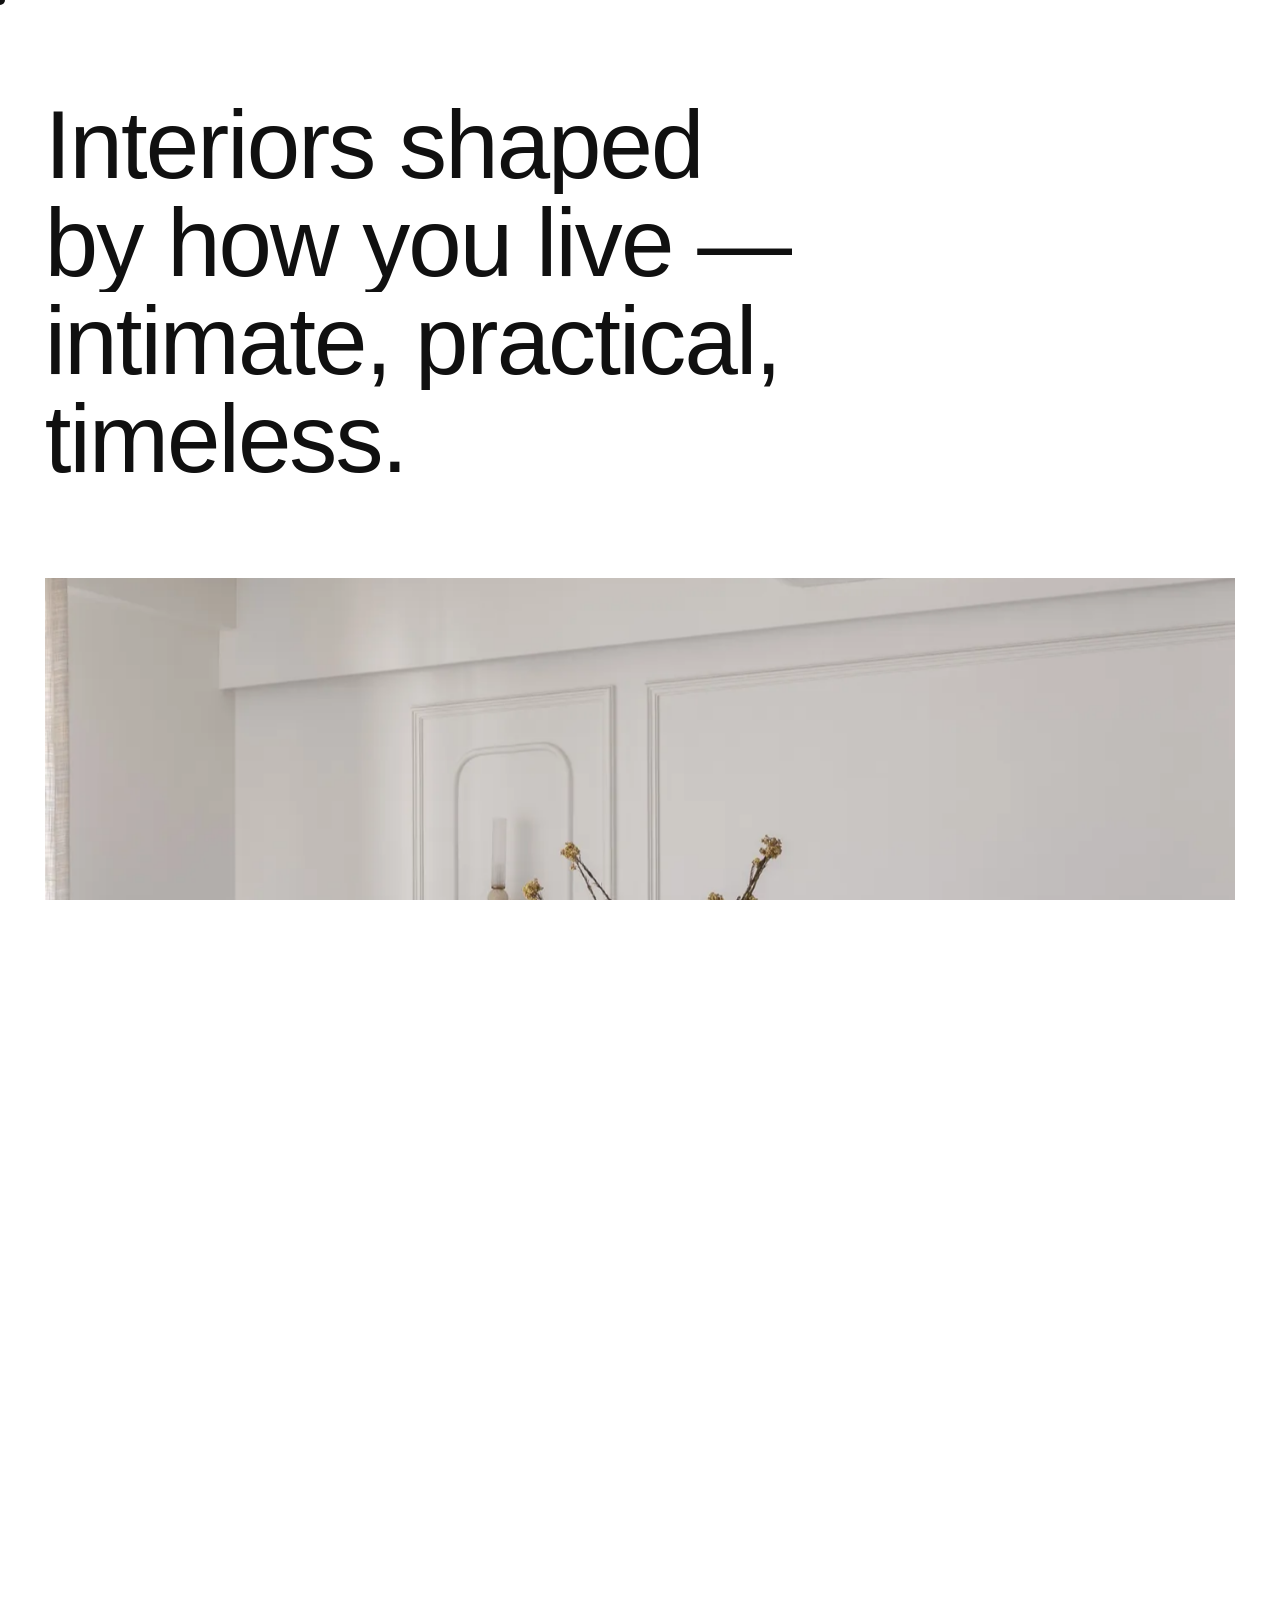
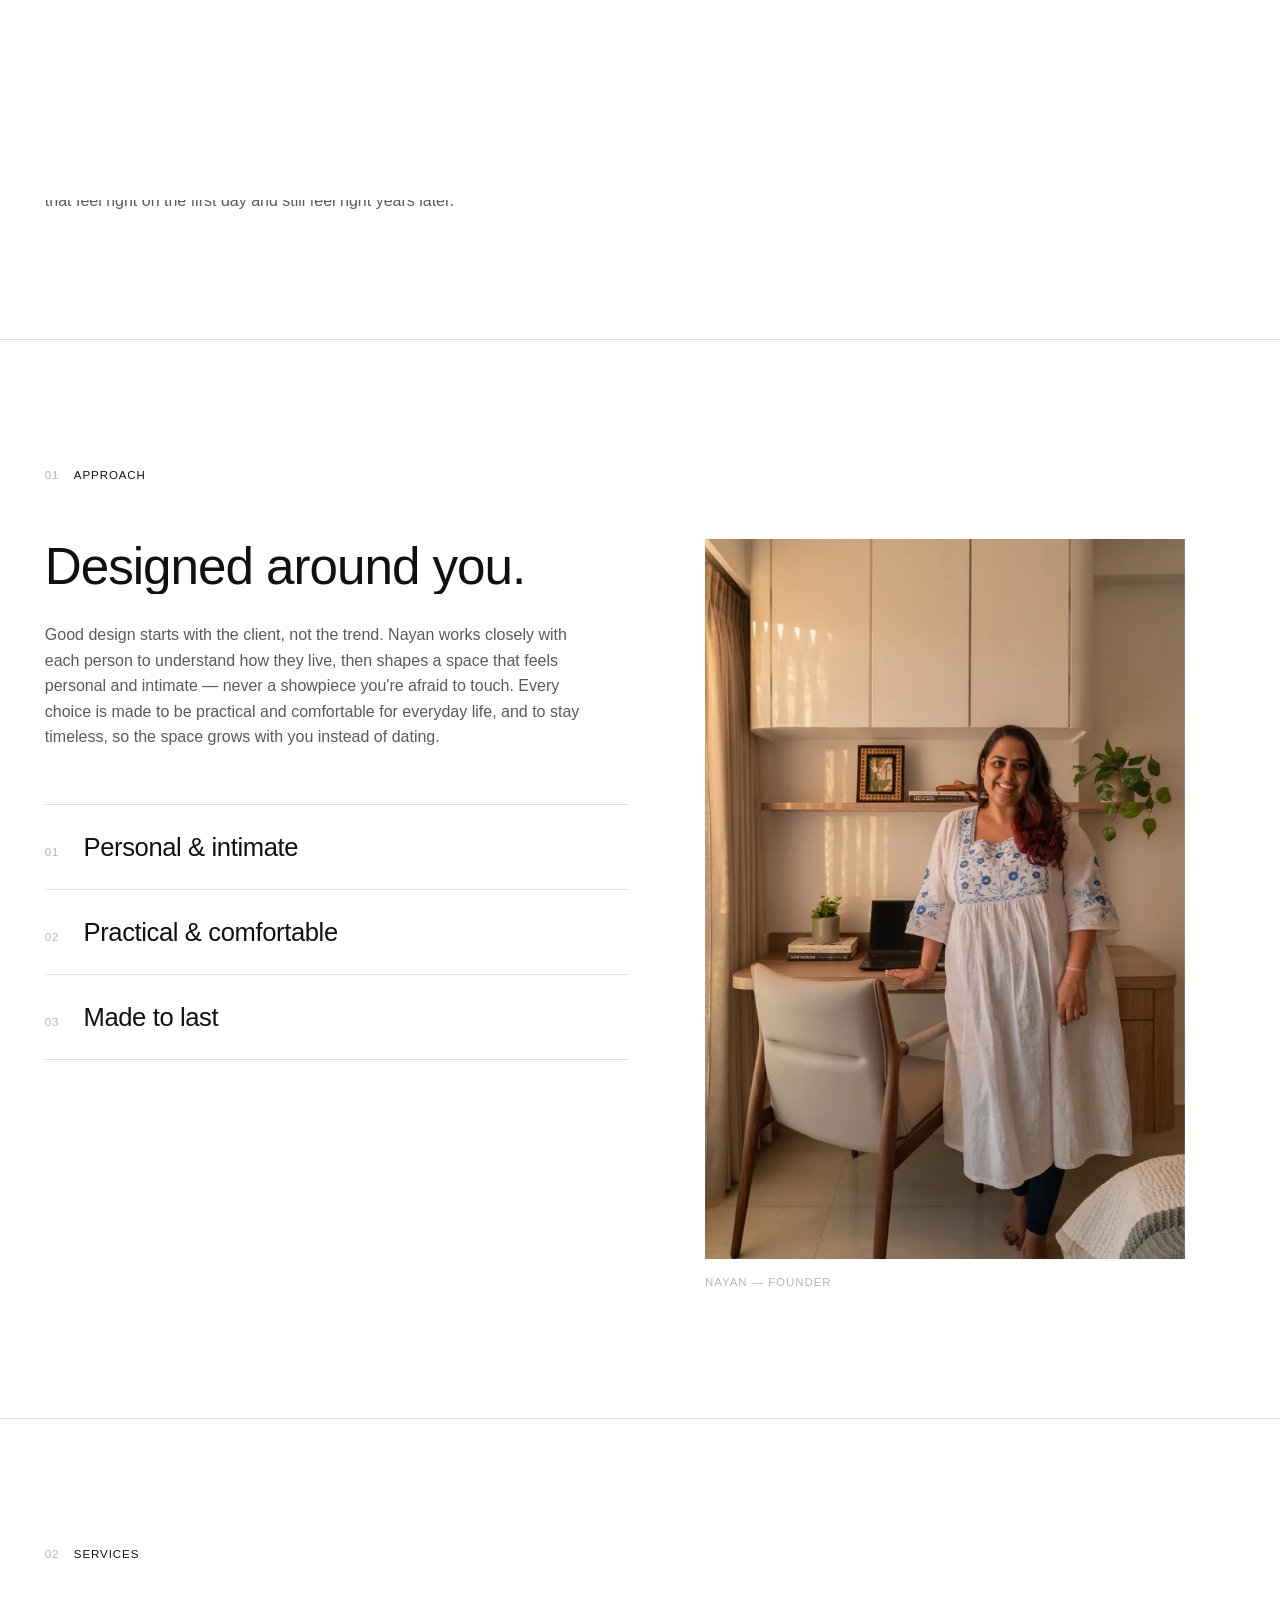
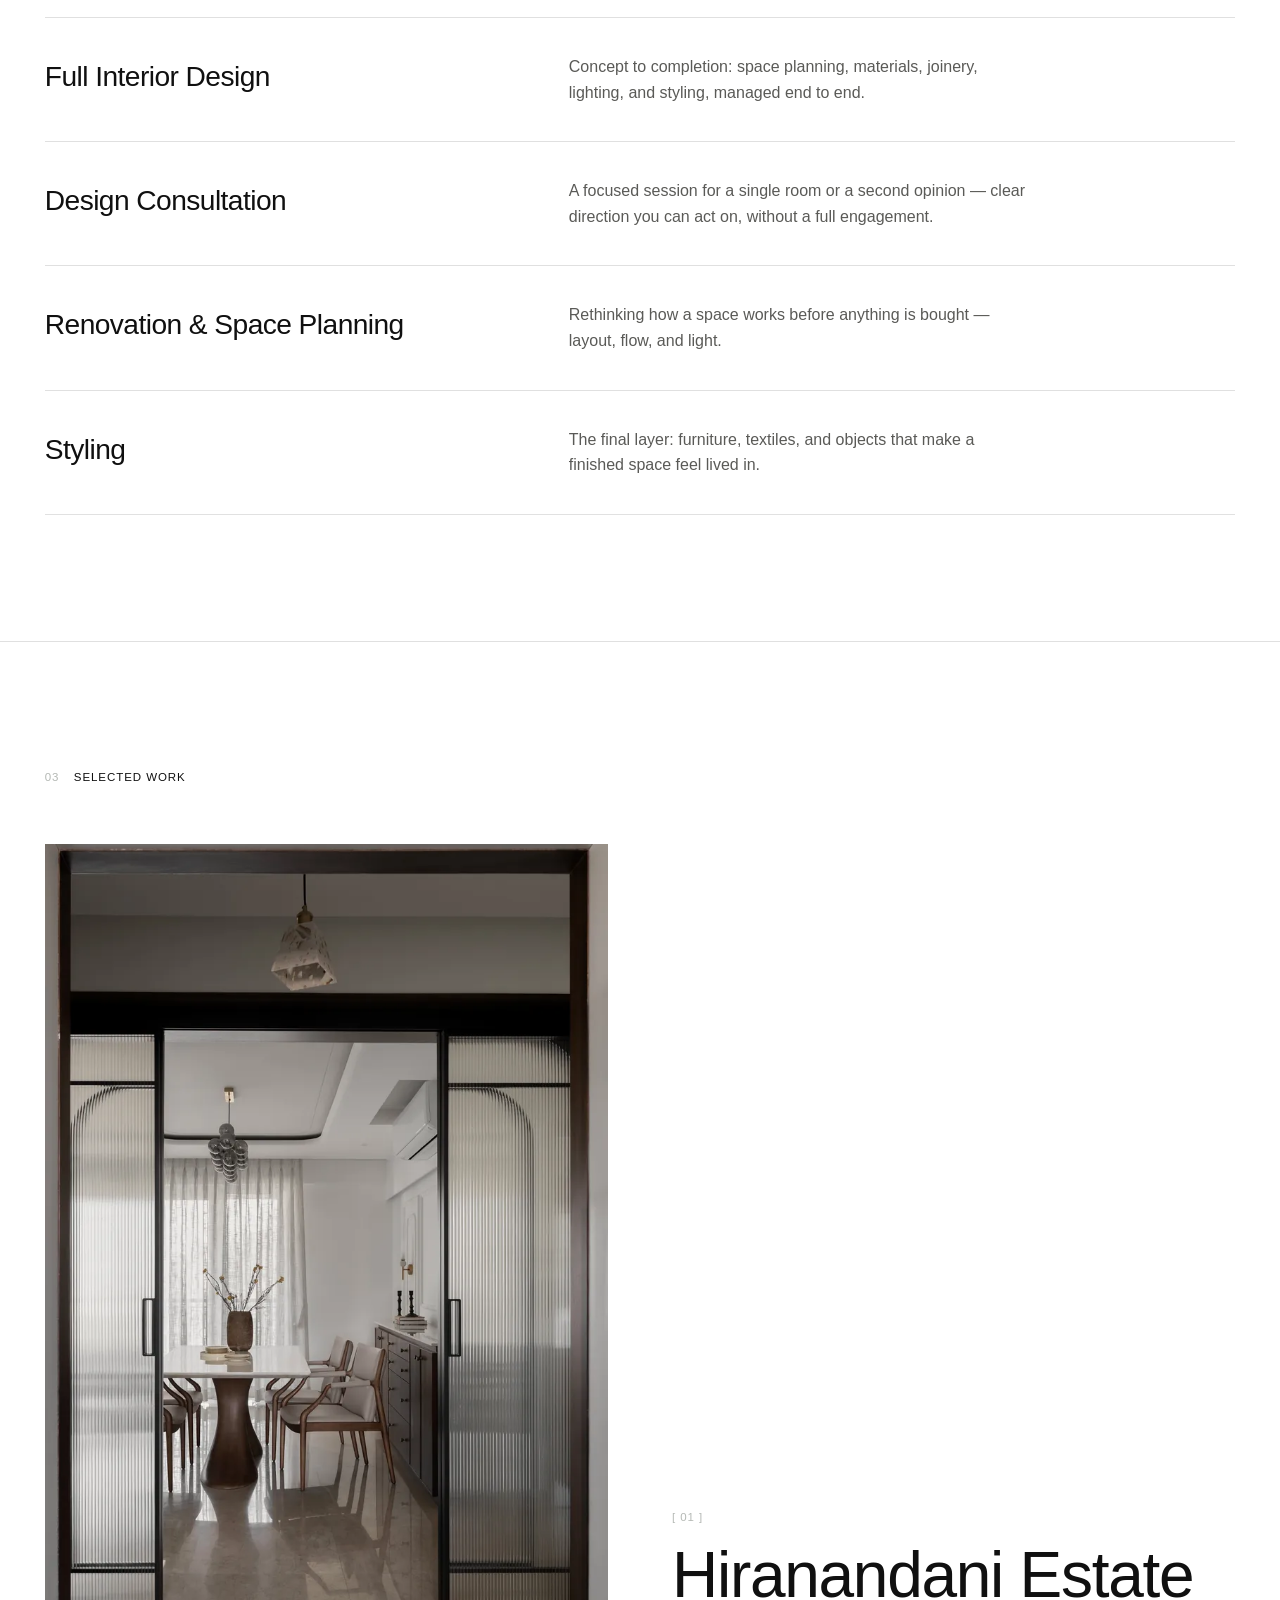
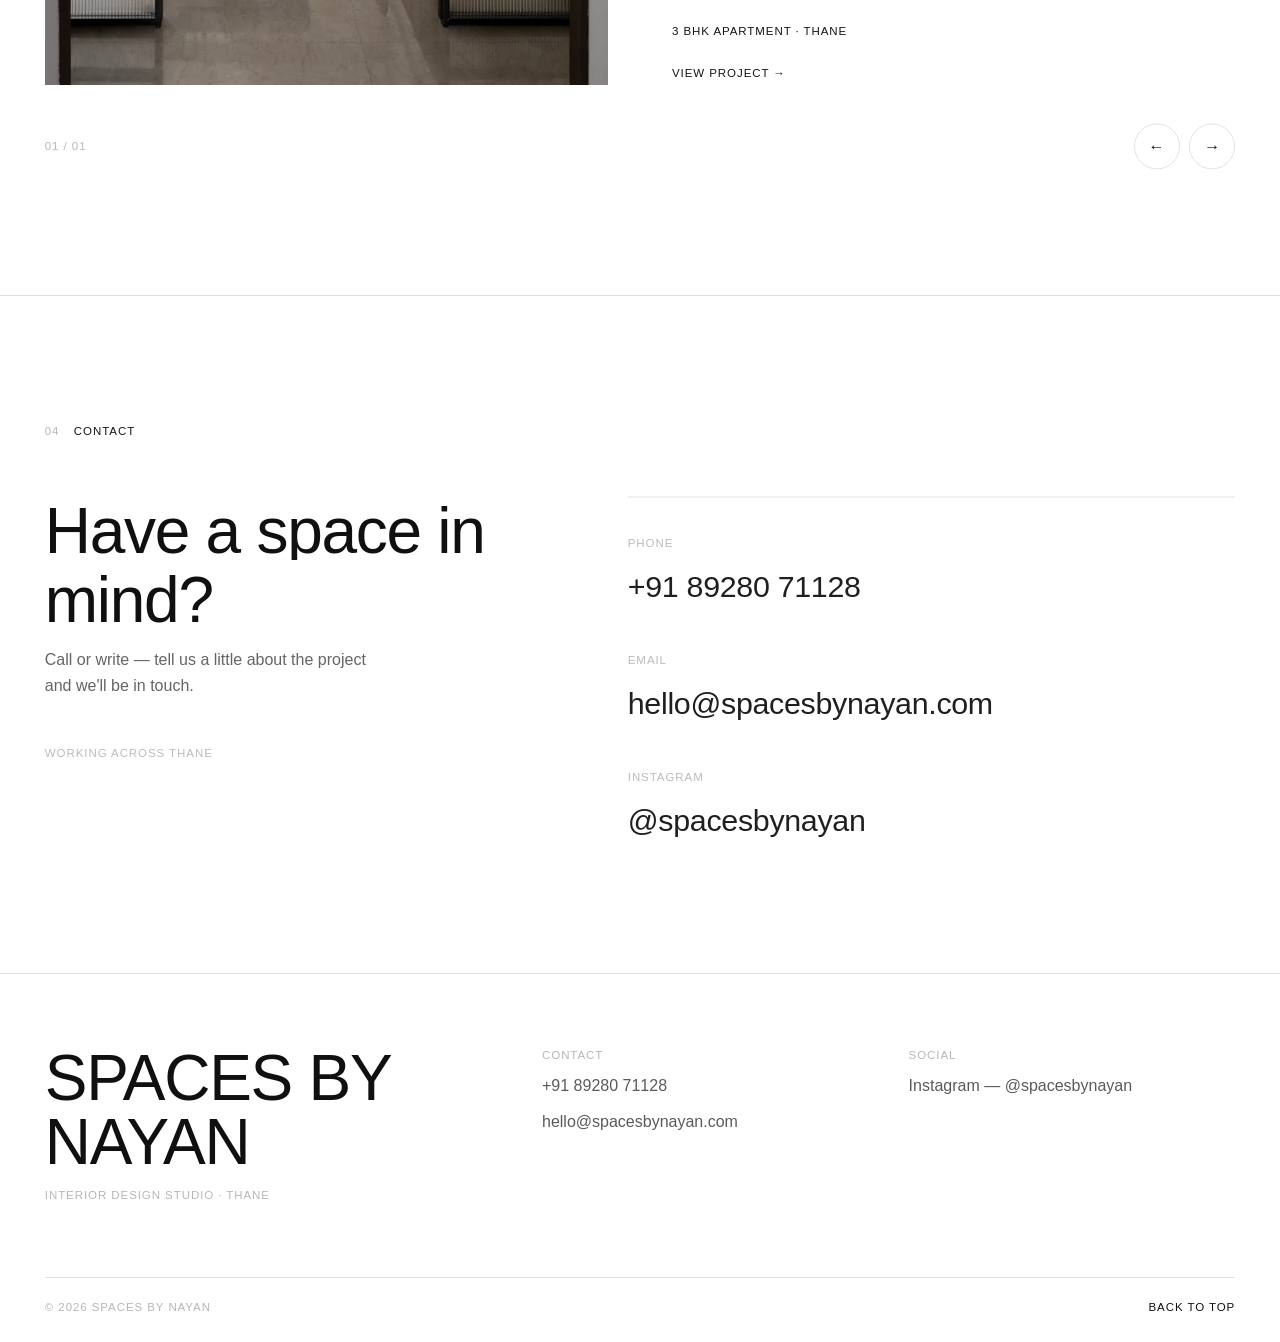
<file: index.html>
<!DOCTYPE html>
<html lang="en">
<head>
  <meta charset="UTF-8">
  <meta name="viewport" content="width=device-width, initial-scale=1.0">
  <meta http-equiv="Content-Security-Policy" content="default-src 'self'; script-src 'self' 'unsafe-inline'; style-src 'self' 'unsafe-inline' https://fonts.googleapis.com; font-src https://fonts.gstatic.com; img-src 'self' data:; connect-src 'self'; base-uri 'self'; form-action 'self'">
  <meta name="referrer" content="strict-origin-when-cross-origin">
  <title>Spaces by Nayan — Interior Design Studio, Thane</title>
  <meta name="description" content="Thane interior design studio. Personal, practical, and timeless interiors, designed around how you live.">
  <link rel="icon" href="assets/favicon/favicon.svg" type="image/svg+xml">

  <link rel="preconnect" href="https://fonts.googleapis.com">
  <link rel="preconnect" href="https://fonts.gstatic.com" crossorigin>
  <link href="https://fonts.googleapis.com/css2?family=Archivo:wght@400;500&display=swap" rel="stylesheet">
  <link rel="preload" as="image" type="image/webp"
    imagesrcset="assets/images/dining-1-800.webp 800w, assets/images/dining-1-1400.webp 1400w, assets/images/dining-1-2000.webp 2000w"
    imagesizes="100vw">
  <link rel="stylesheet" href="css/styles.css?v=11">
  <script>
    // Set motion class before paint to avoid flash of hidden content
    (function () {
      var reduce = window.matchMedia('(prefers-reduced-motion: reduce)').matches;
      if (!reduce) {
        document.documentElement.classList.add('js-motion');
        if (!sessionStorage.getItem('sbn-loaded')) {
          document.documentElement.classList.add('is-loading');
        }
      }
    })();
  </script>
</head>
<body>

  <!-- Preloader -->
  <div class="loader" aria-hidden="true">
    <div class="loader-meta">
      <span class="label label--stone">Interior design studio · Thane</span>
      <span class="loader-counter label">Loading 0%</span>
    </div>
    <div class="loader-wordmark">Spaces by Nayan</div>
  </div>

  <!-- Page transition veil -->
  <div class="veil" aria-hidden="true"></div>

  <!-- Custom cursor -->
  <div class="cursor" aria-hidden="true"><span class="cursor-label">View</span></div>

  <header class="nav">
    <a class="nav-wordmark u-line" href="index.html">Spaces by Nayan</a>
    <nav class="nav-links" aria-label="Main">
      <a class="u-line" href="#work">Work</a>
      <a class="u-line" href="#approach">Approach</a>
      <a class="u-line" href="#contact">Contact</a>
    </nav>
    <button class="nav-toggle" aria-label="Menu" aria-expanded="false">
      <span></span><span></span>
    </button>
  </header>

  <main id="main">

    <!-- Hero -->
    <section class="hero container">
      <h1 class="hero-thesis" data-split>Interiors shaped by how you live&nbsp;— intimate, practical, timeless.</h1>
      <div class="hero-stamp">
        <p class="label" data-reveal>Interior design studio · Thane</p>
        <p class="label label--stone" data-reveal>[&nbsp;Scroll down&nbsp;]</p>
      </div>
      <a class="hero-media-link" href="project.html" data-transition data-cursor="view" aria-label="View project: Hiranandani Estate">
      <figure class="hero-media frame frame--wide" data-hero-media data-parallax data-slideshow>
        <picture class="is-active" data-project="Hiranandani Estate">
          <source type="image/webp"
            srcset="assets/images/dining-1-800.webp 800w, assets/images/dining-1-1400.webp 1400w, assets/images/dining-1-2000.webp 2000w"
            sizes="100vw">
          <img src="assets/images/dining-1-1400.jpg"
            alt="Dining room with pedestal table and chandelier"
            fetchpriority="high">
        </picture>
        <picture data-project="Hiranandani Estate">
          <source type="image/webp"
            srcset="assets/images/living-1-800.webp 800w, assets/images/living-1-1400.webp 1400w, assets/images/living-1-2000.webp 2000w"
            sizes="100vw">
          <img src="assets/images/living-1-1400.jpg"
            alt="Living room with a curved bouclé sofa, striped armchairs, and a round walnut coffee table in soft daylight" loading="lazy">
        </picture>
        <picture data-project="Hiranandani Estate">
          <source type="image/webp"
            srcset="assets/images/living-2-800.webp 800w, assets/images/living-2-1400.webp 1400w, assets/images/living-2-2000.webp 2000w"
            sizes="100vw">
          <img src="assets/images/living-2-1400.jpg"
            alt="Living room in warm daylight with striped armchair and curved sofa" loading="lazy">
        </picture>
        <picture data-project="Hiranandani Estate">
          <source type="image/webp"
            srcset="assets/images/living-3-800.webp 800w, assets/images/living-3-1400.webp 1400w, assets/images/living-3-2000.webp 2000w"
            sizes="100vw">
          <img src="assets/images/living-3-1400.jpg"
            alt="Living room detail with walnut joinery and soft textiles" loading="lazy">
        </picture>
        <picture data-project="Hiranandani Estate">
          <source type="image/webp"
            srcset="assets/images/living-4-800.webp 800w, assets/images/living-4-1400.webp 1400w, assets/images/living-4-2000.webp 2000w"
            sizes="100vw">
          <img src="assets/images/living-4-1400.jpg"
            alt="Living room corner with layered natural materials" loading="lazy">
        </picture>
        <figcaption class="frame-caption">Hiranandani Estate</figcaption>
      </figure>
      </a>
    </section>

    <!-- Intro -->
    <section class="section container">
      <p class="intro-text" data-split>Spaces by Nayan is a Thane interior design studio. Every space is designed around the person who lives in it — personal and intimate, shaped by the way you actually use a home.</p>
      <p class="measure" style="margin-top: 1.75rem; color: var(--ink-soft);" data-reveal>The result is practical and comfortable to live in, and quietly timeless: interiors that feel right on the first day and still feel right years later.</p>
    </section>

    <!-- Approach -->
    <section class="section container" id="approach">
      <div class="eyebrow" data-reveal>
        <span class="label eyebrow-num">01</span>
        <span class="label">Approach</span>
      </div>
      <div class="approach-grid">
        <div>
          <h2 class="opener" data-split>Designed around you.</h2>
          <p class="measure" style="margin-top: 1.75rem; color: var(--ink-soft);" data-reveal>Good design starts with the client, not the trend. Nayan works closely with each person to understand how they live, then shapes a space that feels personal and intimate — never a showpiece you're afraid to touch. Every choice is made to be practical and comfortable for everyday life, and to stay timeless, so the space grows with you instead of dating.</p>
          <ol class="principles" data-reveal>
            <li><span class="num">01</span><span class="principle">Personal &amp; intimate</span></li>
            <li><span class="num">02</span><span class="principle">Practical &amp; comfortable</span></li>
            <li><span class="num">03</span><span class="principle">Made to last</span></li>
          </ol>
        </div>
        <div class="approach-portrait">
          <figure class="frame frame--tall" data-parallax>
            <picture>
              <source type="image/webp"
                srcset="assets/images/nayan-800.webp 800w, assets/images/nayan-1400.webp 1400w, assets/images/nayan-2000.webp 2000w"
                sizes="(max-width: 900px) 100vw, 45vw">
              <img src="assets/images/nayan-1400.jpg"
                alt="Nayan, founder of Spaces by Nayan, standing at a light-oak study desk she designed"
                loading="lazy">
            </picture>
          </figure>
          <p class="label label--stone" style="margin-top: 0.9rem;" data-reveal>Nayan — Founder</p>
        </div>
      </div>
    </section>

    <!-- Services -->
    <section class="section container" id="services">
      <div class="eyebrow" data-reveal>
        <span class="label eyebrow-num">02</span>
        <span class="label">Services</span>
      </div>
      <ul class="services-list">
        <li class="service" data-reveal>
          <h3>Full Interior Design</h3>
          <p>Concept to completion: space planning, materials, joinery, lighting, and styling, managed end to end.</p>
        </li>
        <li class="service" data-reveal>
          <h3>Design Consultation</h3>
          <p>A focused session for a single room or a second opinion — clear direction you can act on, without a full engagement.</p>
        </li>
        <li class="service" data-reveal>
          <h3>Renovation &amp; Space Planning</h3>
          <p>Rethinking how a space works before anything is bought — layout, flow, and light.</p>
        </li>
        <li class="service" data-reveal>
          <h3>Styling</h3>
          <p>The final layer: furniture, textiles, and objects that make a finished space feel lived in.</p>
        </li>
      </ul>
    </section>

    <!-- Featured project -->
    <section class="section container" id="work">
      <div class="eyebrow" data-reveal>
        <span class="label eyebrow-num">03</span>
        <span class="label">Selected work</span>
      </div>
      <div class="work-slider" data-work-slider>
        <!-- To add a project: duplicate this .teaser block (without is-current) and update the image, name, meta, and link. -->
        <div class="teaser is-current">
          <a class="teaser-media" href="project.html" data-cursor="view" data-transition aria-label="View project: Hiranandani Estate">
            <figure class="frame frame--tall">
              <picture>
                <source type="image/webp"
                  srcset="assets/images/dining-3-800.webp 800w, assets/images/dining-3-1400.webp 1400w, assets/images/dining-3-2000.webp 2000w"
                  sizes="(max-width: 900px) 100vw, 50vw">
                <img src="assets/images/dining-3-1400.jpg"
                  alt="Dining room seen through open fluted-glass pocket doors, pedestal table and chandelier beyond"
                  loading="lazy">
              </picture>
            </figure>
          </a>
          <div>
            <p class="label label--stone" data-reveal>[ 01 ]</p>
            <h2 class="teaser-title" data-split>Hiranandani Estate</h2>
            <p class="label" data-reveal>3 BHK Apartment · Thane</p>
            <a class="teaser-link u-line" href="project.html" data-transition data-reveal>View project →</a>
          </div>
        </div>
      </div>
      <div class="work-nav" data-reveal>
        <span class="label label--stone" data-work-counter>01 / 01</span>
        <div class="work-arrows">
          <button class="work-arrow" data-work-prev aria-label="Previous project">←</button>
          <button class="work-arrow" data-work-next aria-label="Next project">→</button>
        </div>
      </div>
    </section>

    <!-- Contact -->
    <section class="section container" id="contact">
      <div class="eyebrow" data-reveal>
        <span class="label eyebrow-num">04</span>
        <span class="label">Contact</span>
      </div>
      <div class="contact-grid">
        <div>
          <h2 class="contact-heading" data-split>Have a space in&nbsp;mind?</h2>
          <p class="contact-sub" data-reveal>Call or write — tell us a little about the project and we'll be in touch.</p>
          <div class="contact-aside" data-reveal>
            <p class="label label--stone">Working across Thane</p>
          </div>
        </div>
        <div class="contact-details" data-reveal>
          <div class="contact-item">
            <span class="label label--stone">Phone</span>
            <a class="u-line contact-value" href="tel:+918928071128">+91 89280 71128</a>
          </div>
          <div class="contact-item">
            <span class="label label--stone">Email</span>
            <a class="u-line contact-value" href="mailto:hello@spacesbynayan.com">hello@spacesbynayan.com</a>
          </div>
          <div class="contact-item">
            <span class="label label--stone">Instagram</span>
            <a class="u-line contact-value" href="https://instagram.com/spacesbynayan" target="_blank" rel="noopener">@spacesbynayan</a>
          </div>
        </div>
      </div>
    </section>
  </main>

  <!-- Footer -->
  <footer class="footer container">
    <div class="footer-grid">
      <div>
        <p class="footer-wordmark">Spaces by Nayan</p>
        <p class="label label--stone" style="margin-top: 0.75rem;">Interior design studio · Thane</p>
      </div>
      <div class="footer-col">
        <span class="label label--stone">Contact</span>
        <a class="u-line" href="tel:+918928071128">+91 89280 71128</a>
        <a class="u-line" href="mailto:hello@spacesbynayan.com">hello@spacesbynayan.com</a>
      </div>
      <div class="footer-col">
        <span class="label label--stone">Social</span>
        <a class="u-line" href="https://instagram.com/spacesbynayan" target="_blank" rel="noopener">Instagram — @spacesbynayan</a>
      </div>
    </div>
    <div class="footer-bottom">
      <span class="label label--stone">© 2026 Spaces by Nayan</span>
      <button class="label u-line" data-top>Back to top</button>
    </div>
  </footer>

  <script src="js/vendor/lenis.min.js"></script>
  <script src="js/vendor/gsap.min.js"></script>
  <script src="js/vendor/ScrollTrigger.min.js"></script>
  <script src="js/vendor/split-type.min.js"></script>
  <script src="js/main.js?v=11"></script>
</body>
</html>
</file>
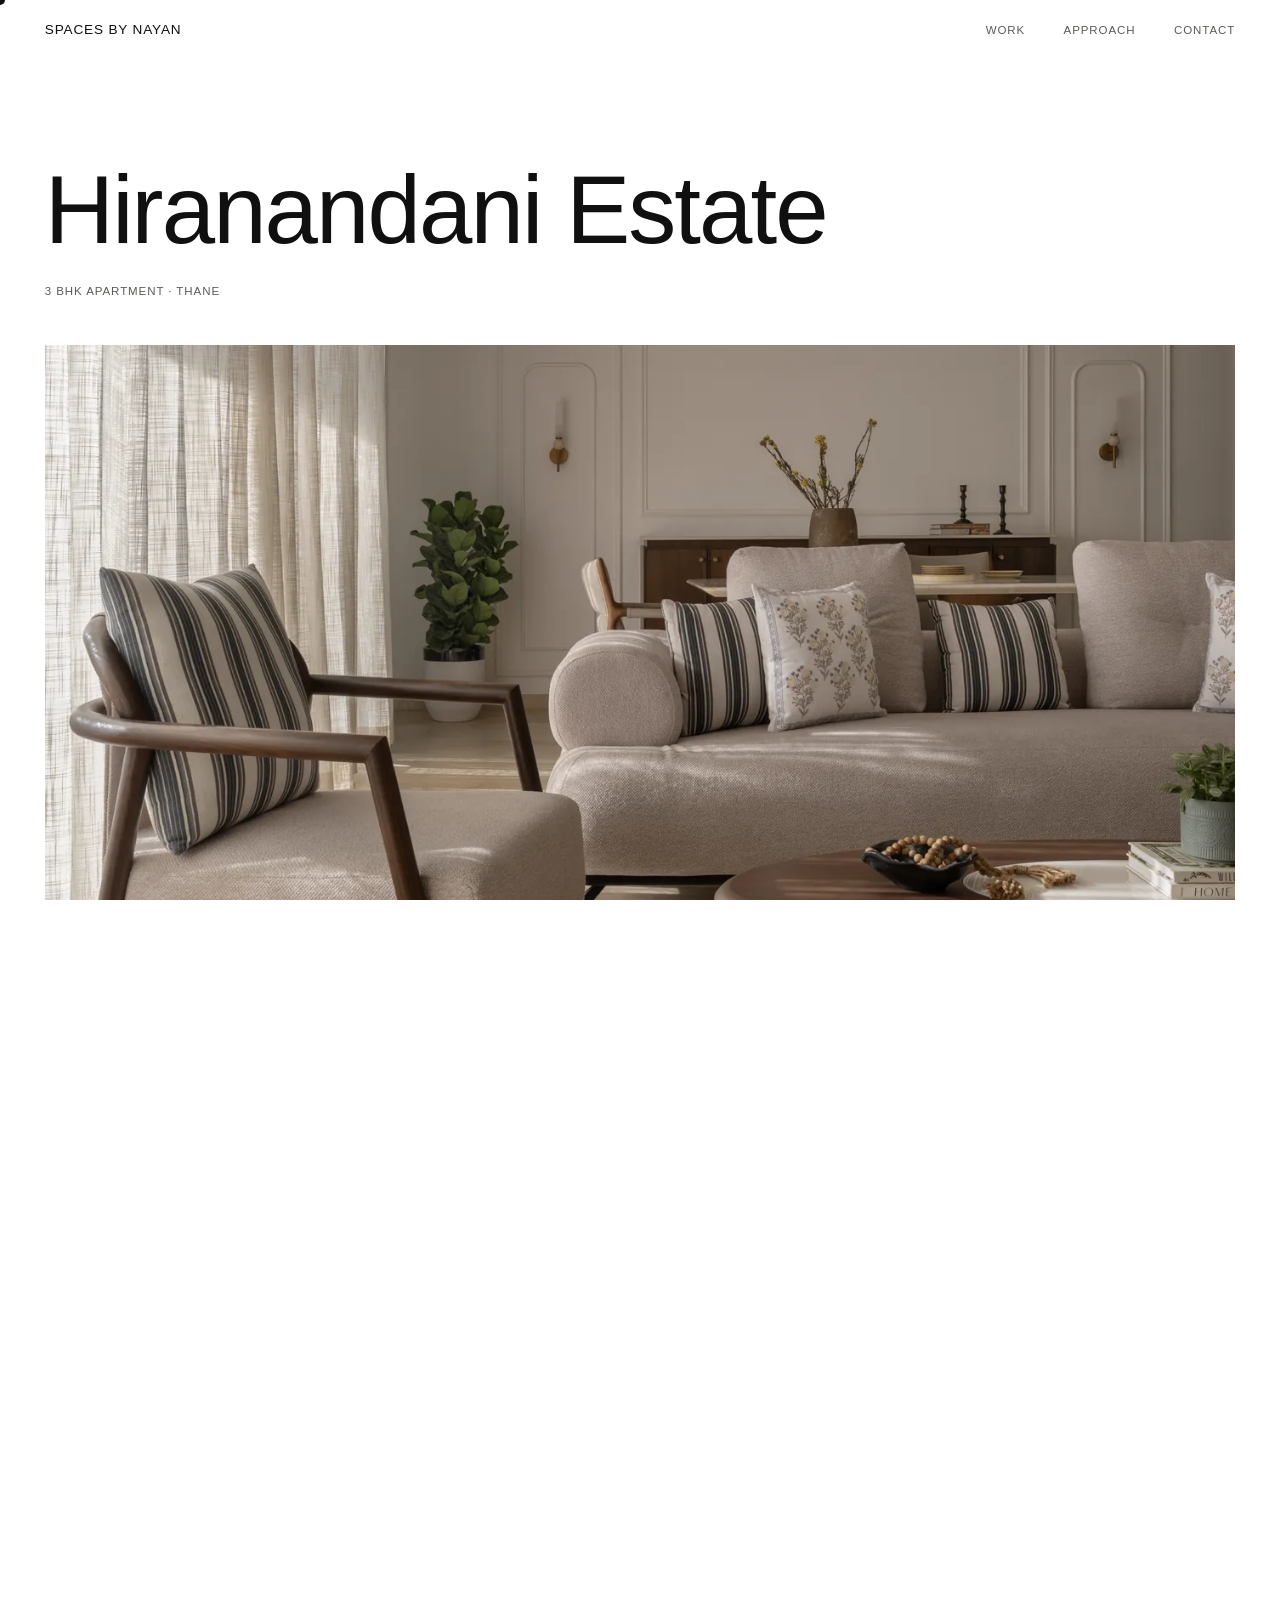
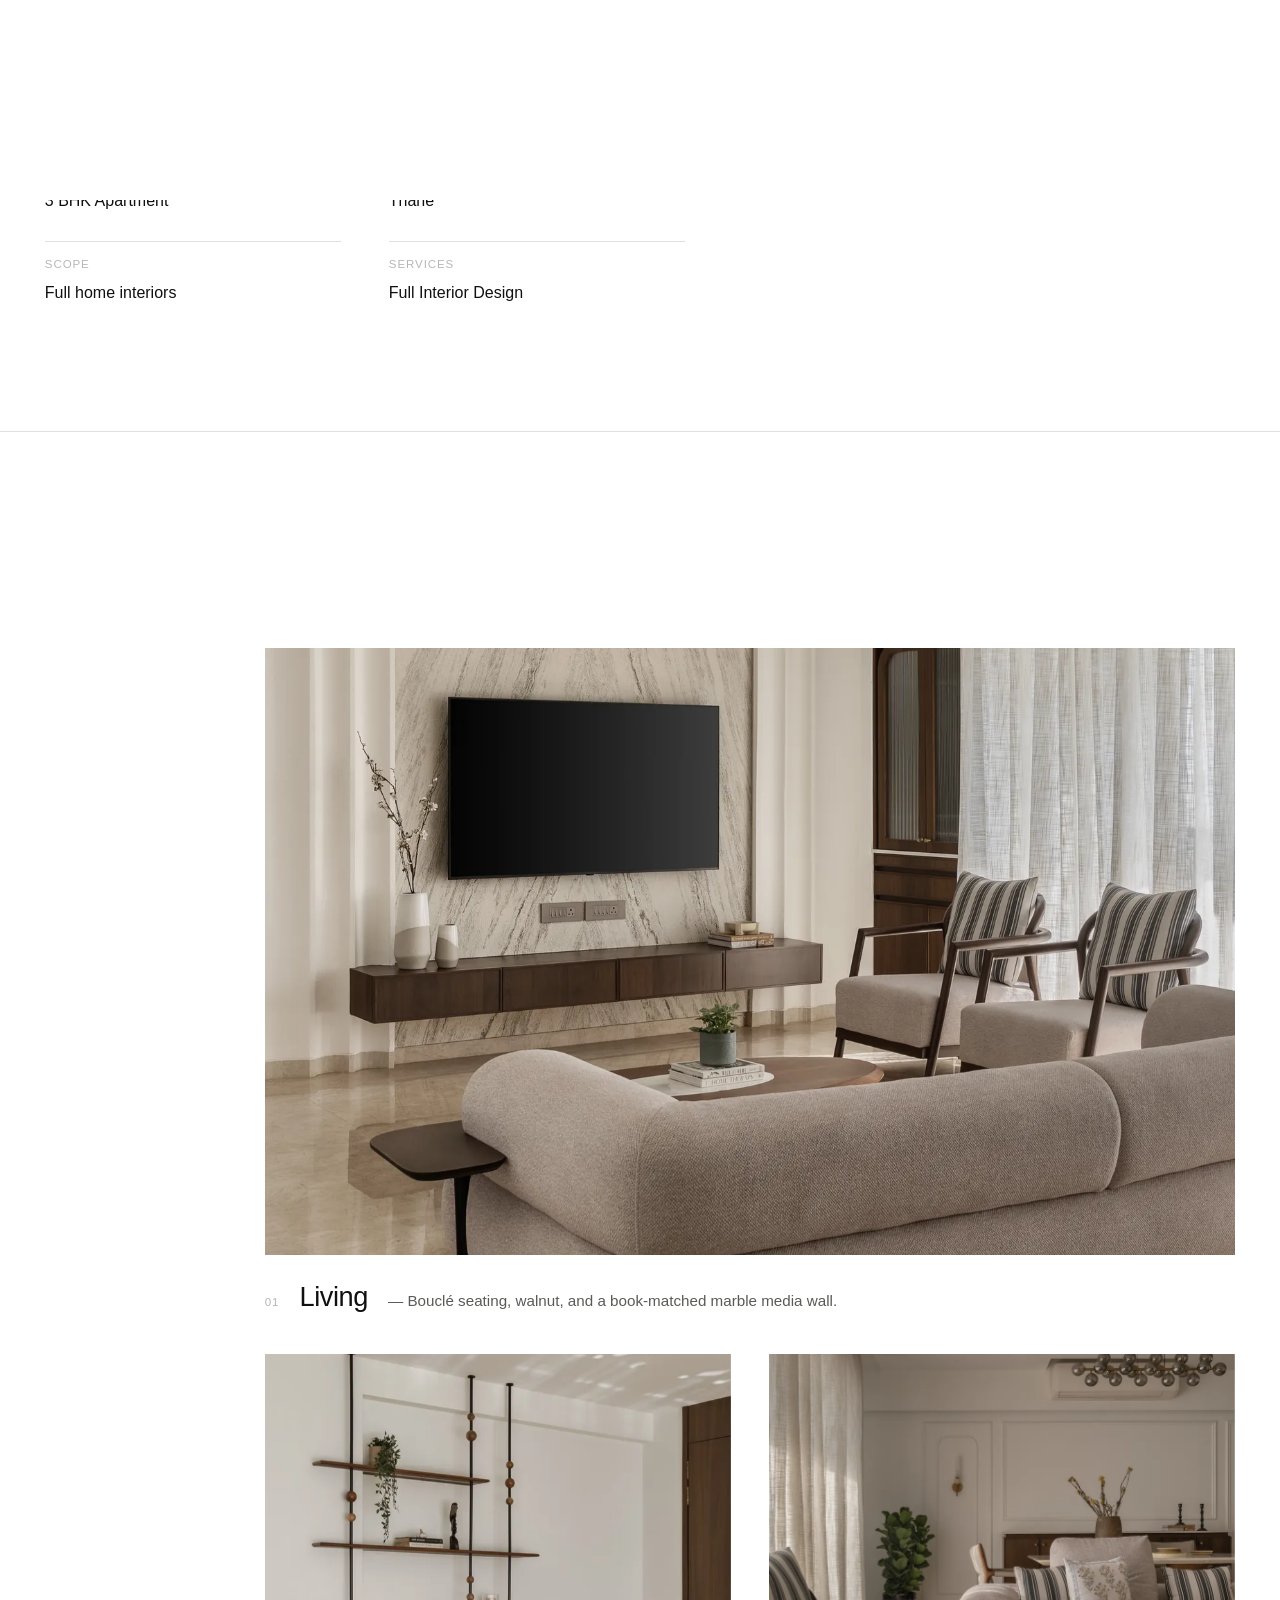
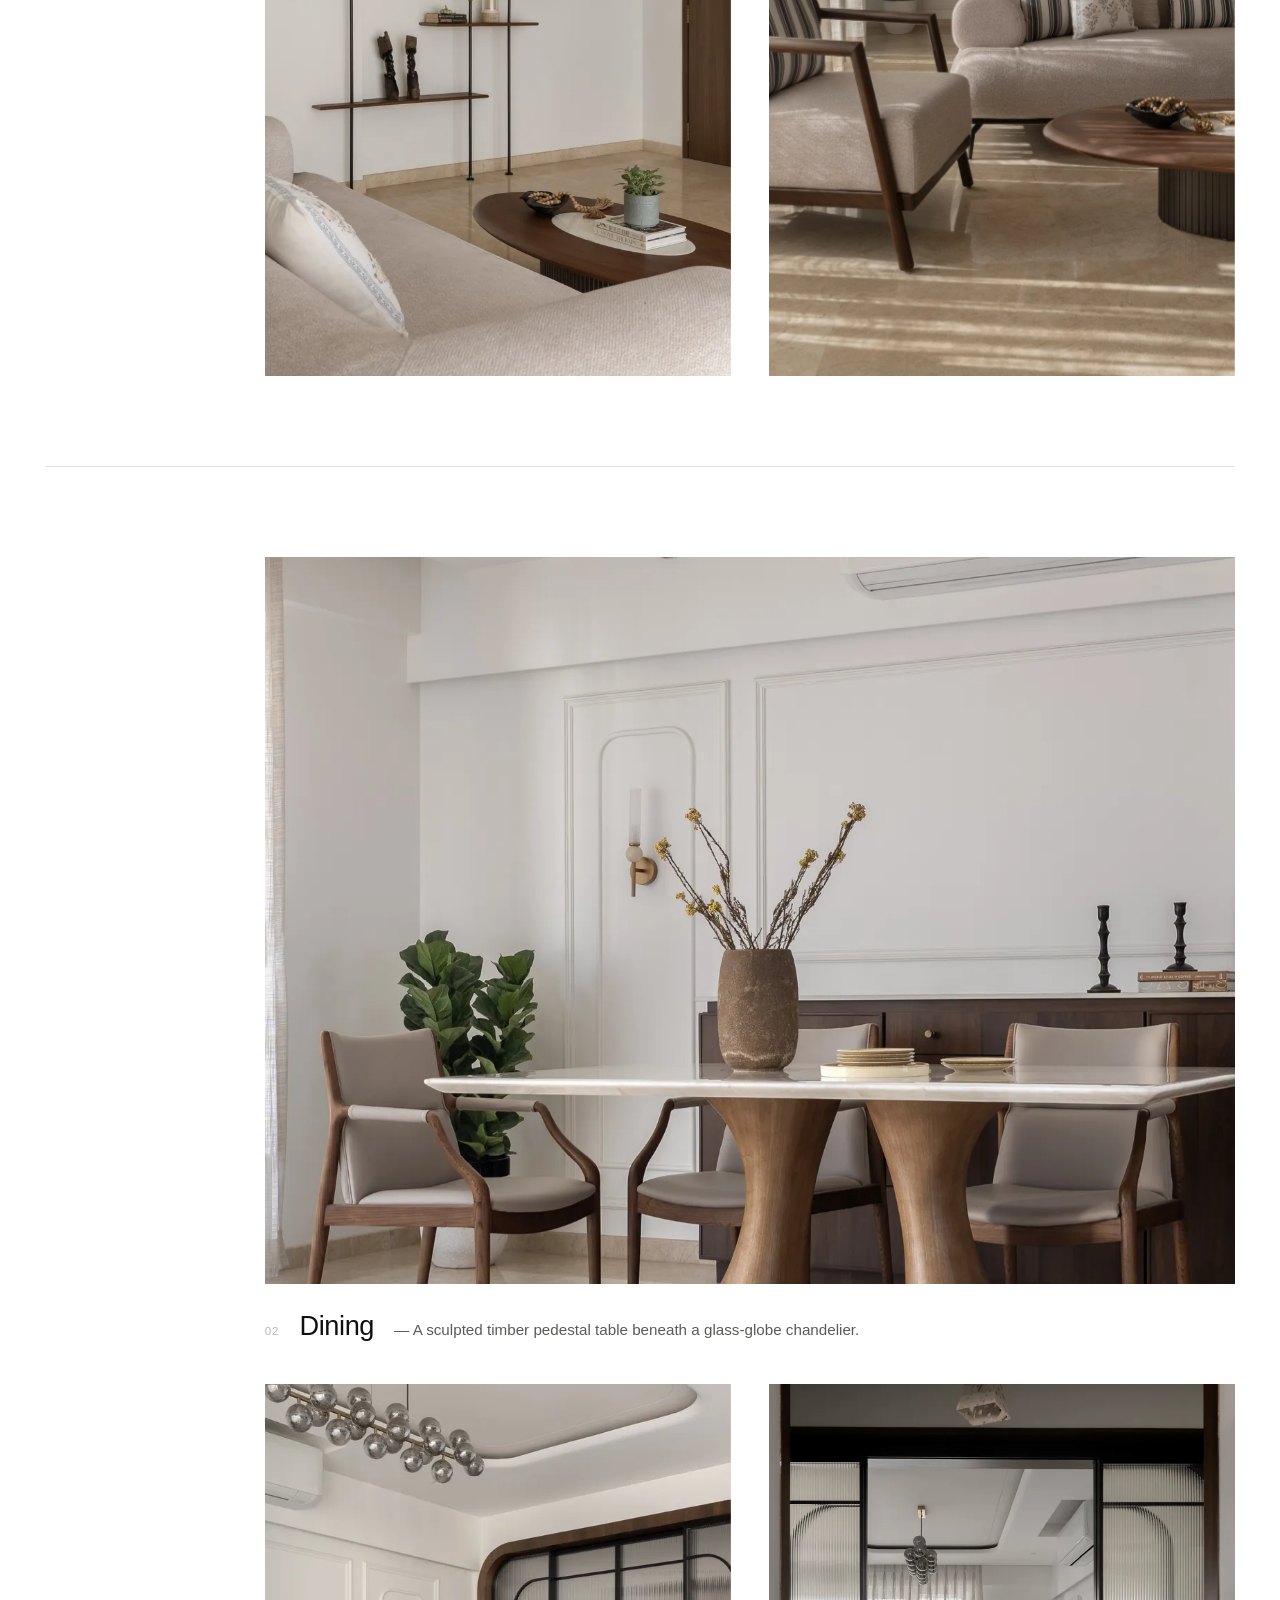
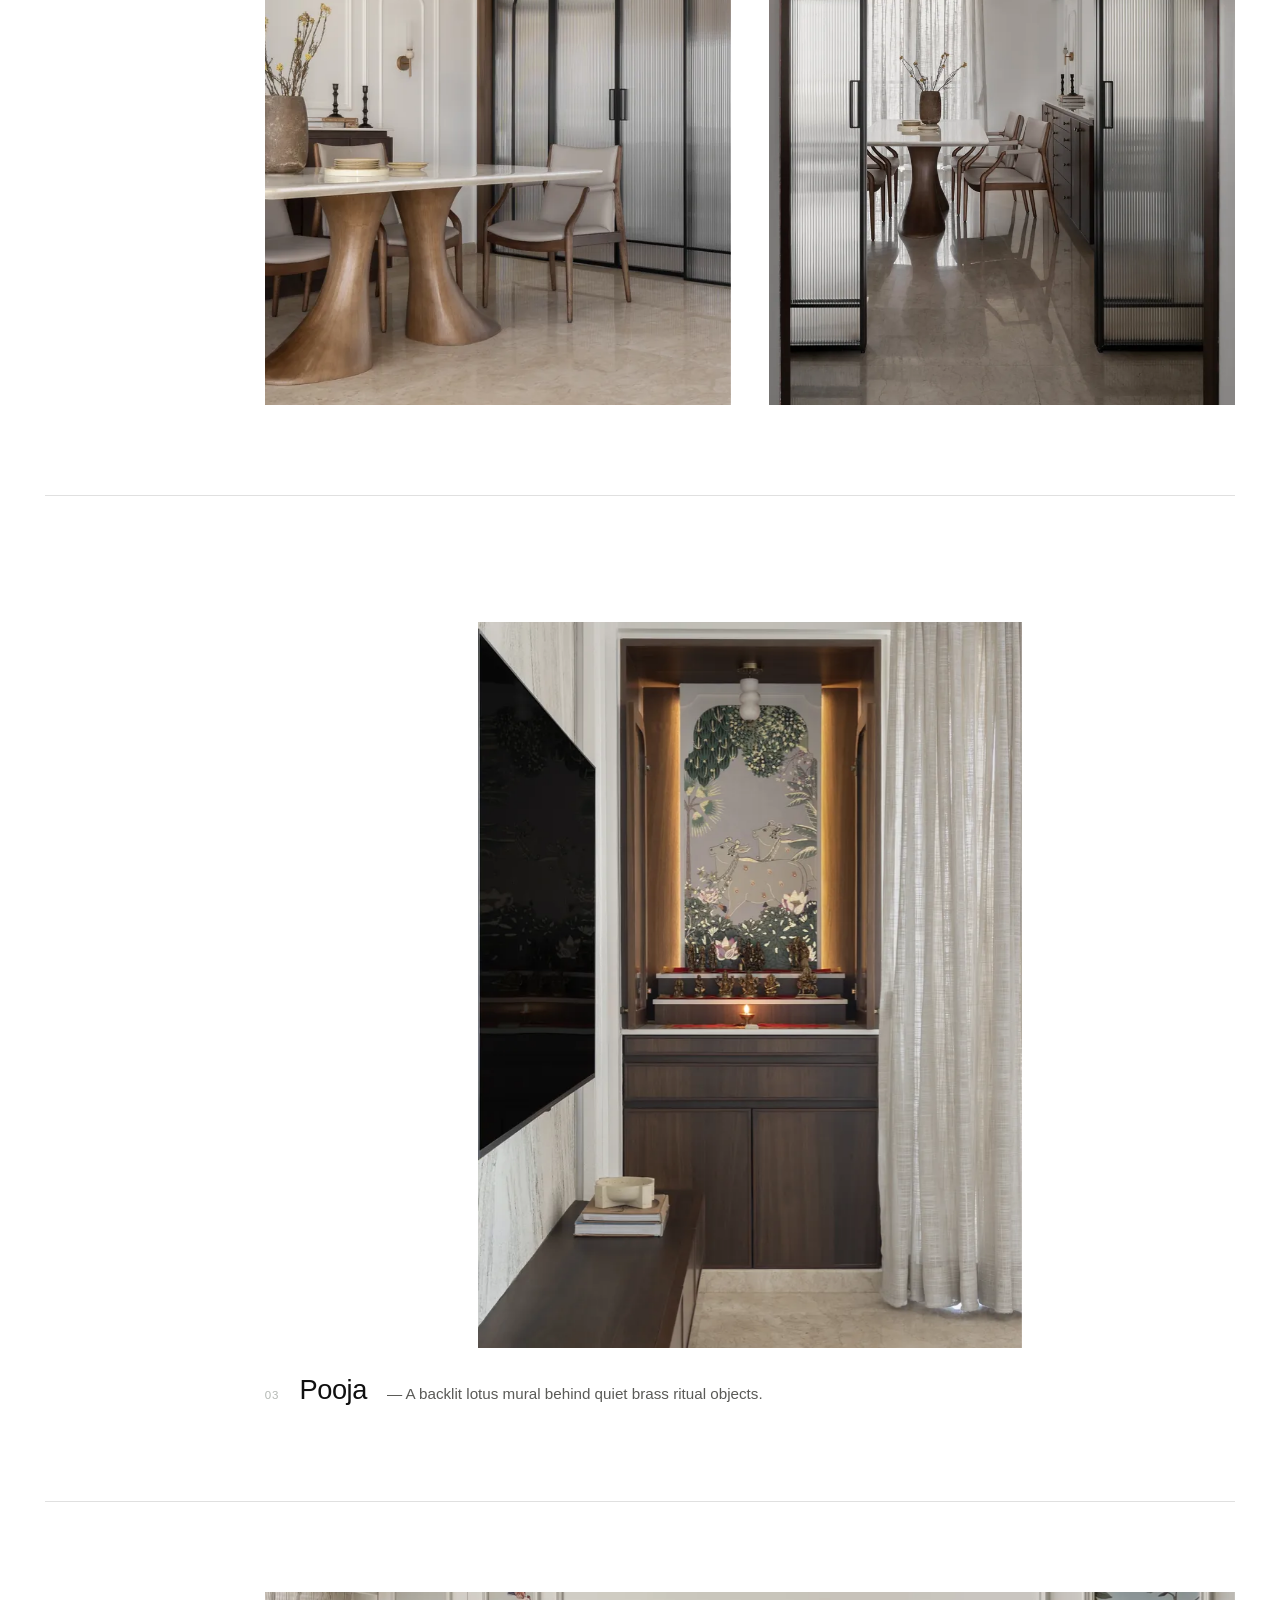
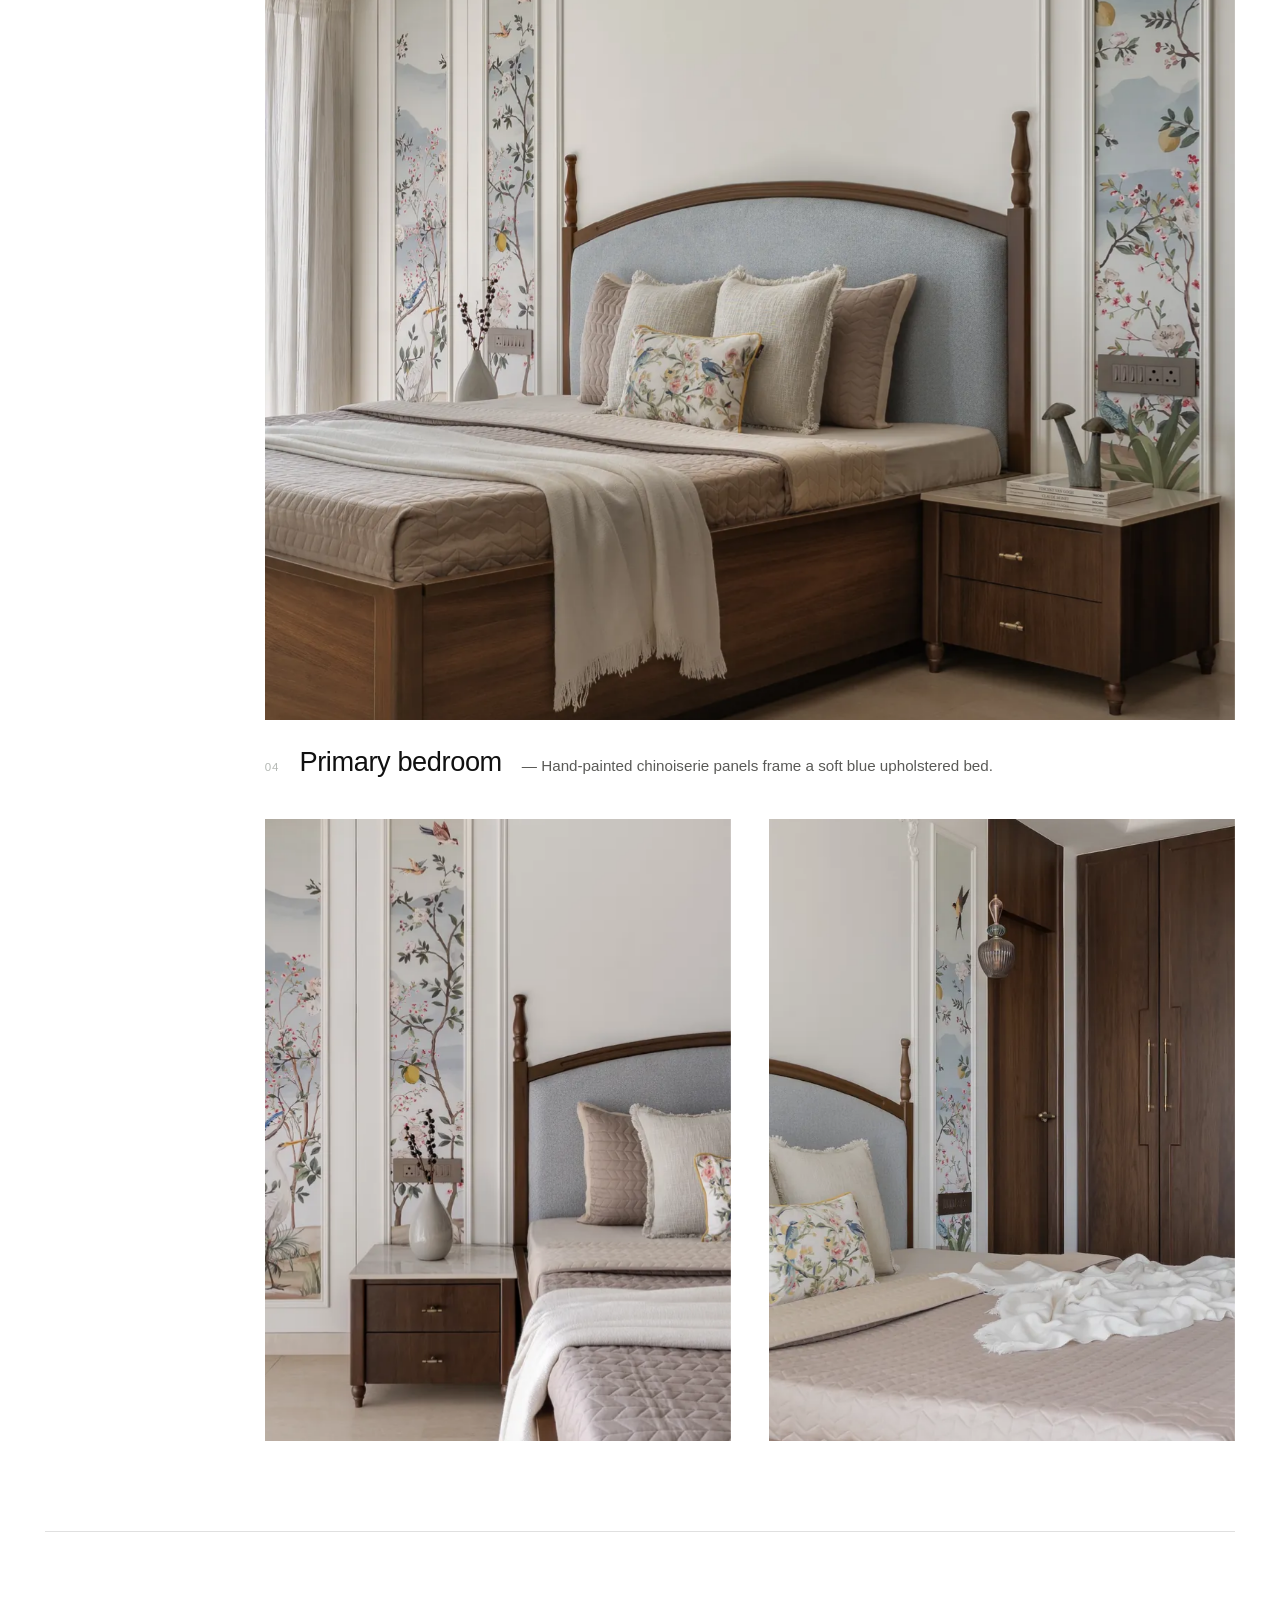
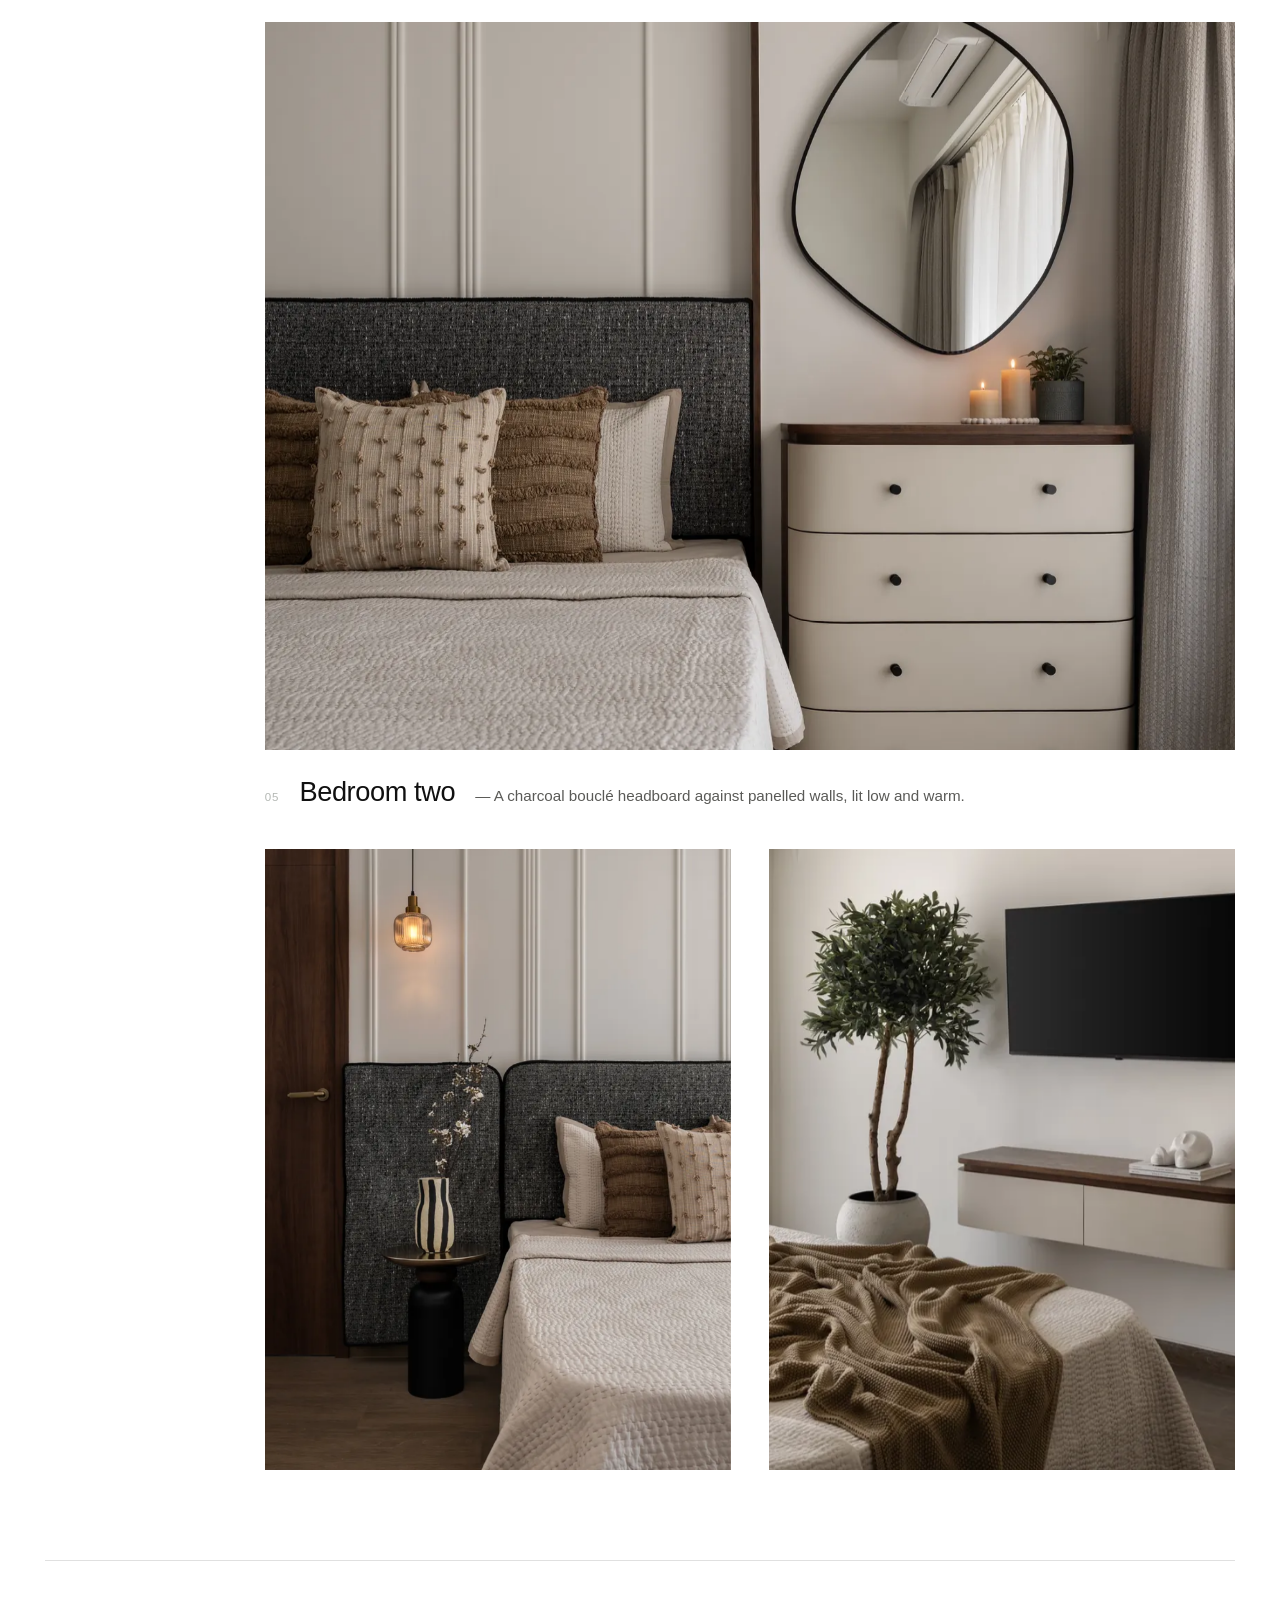
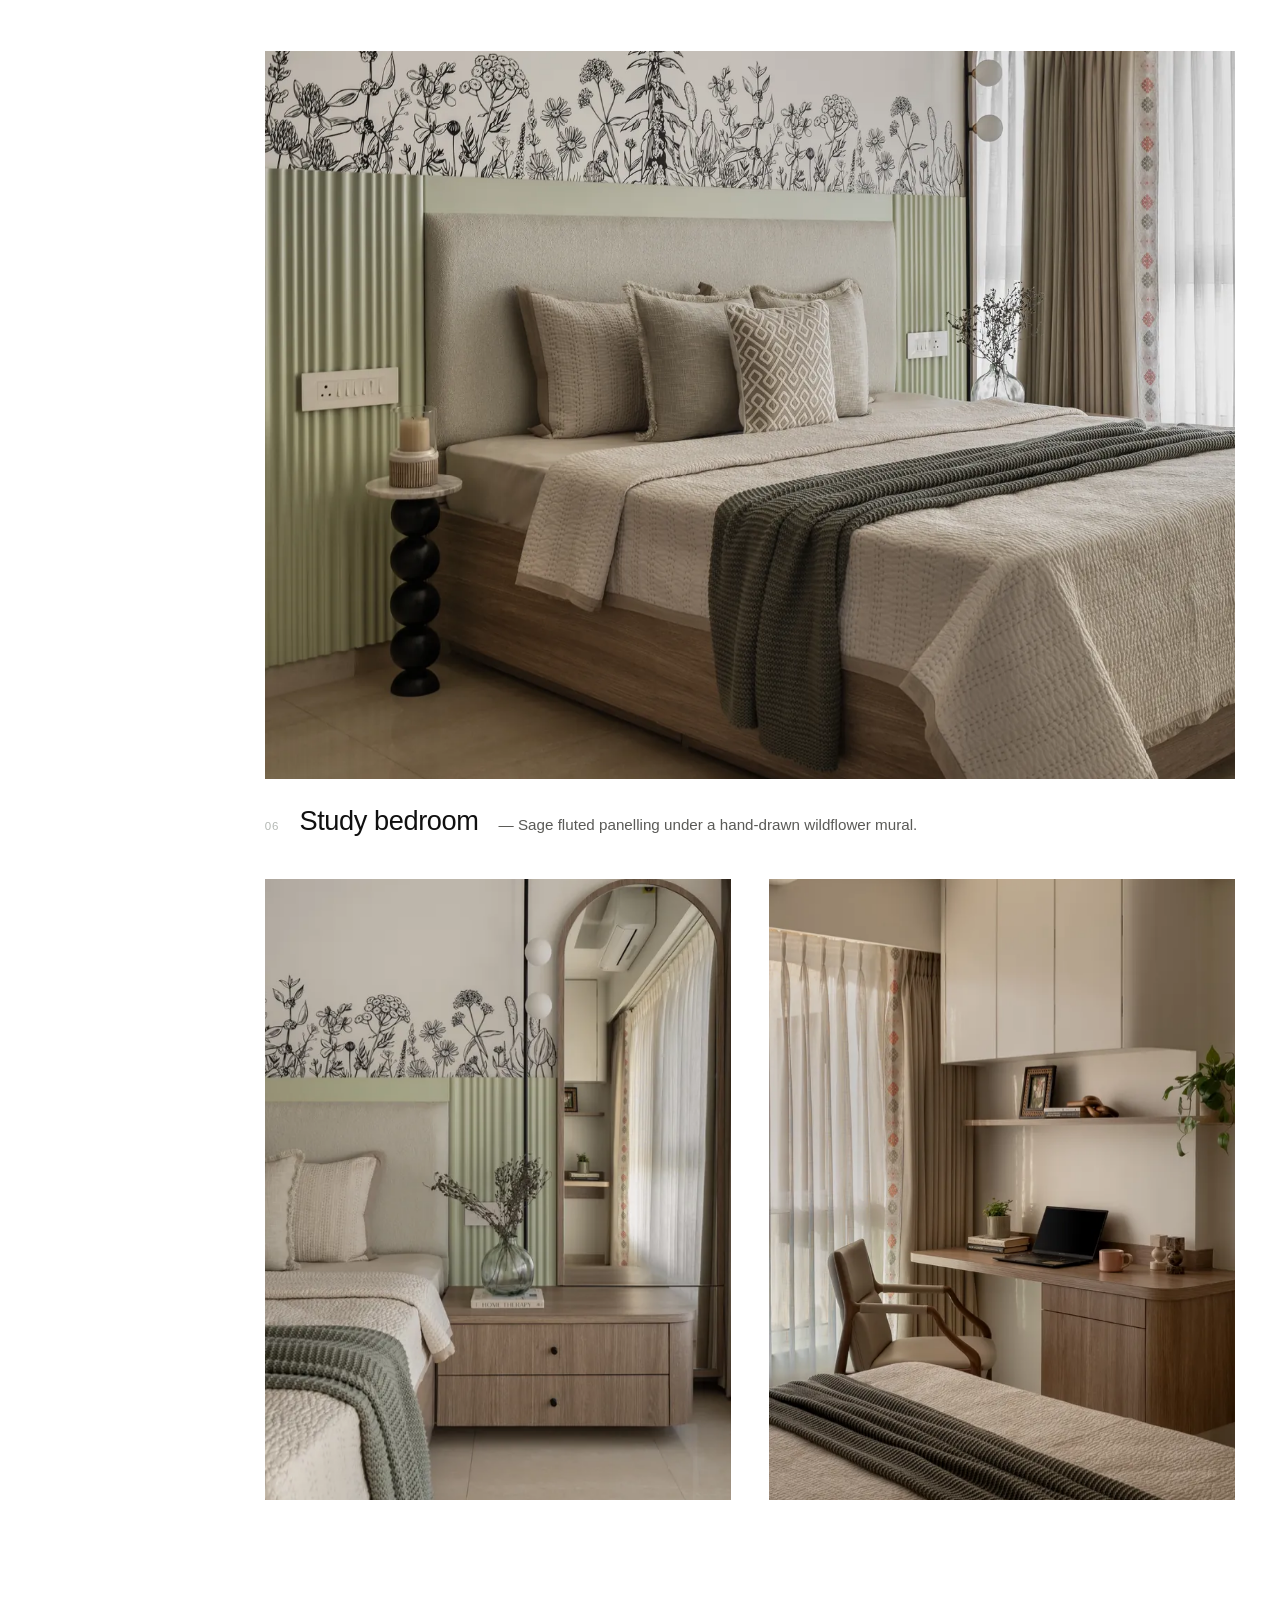
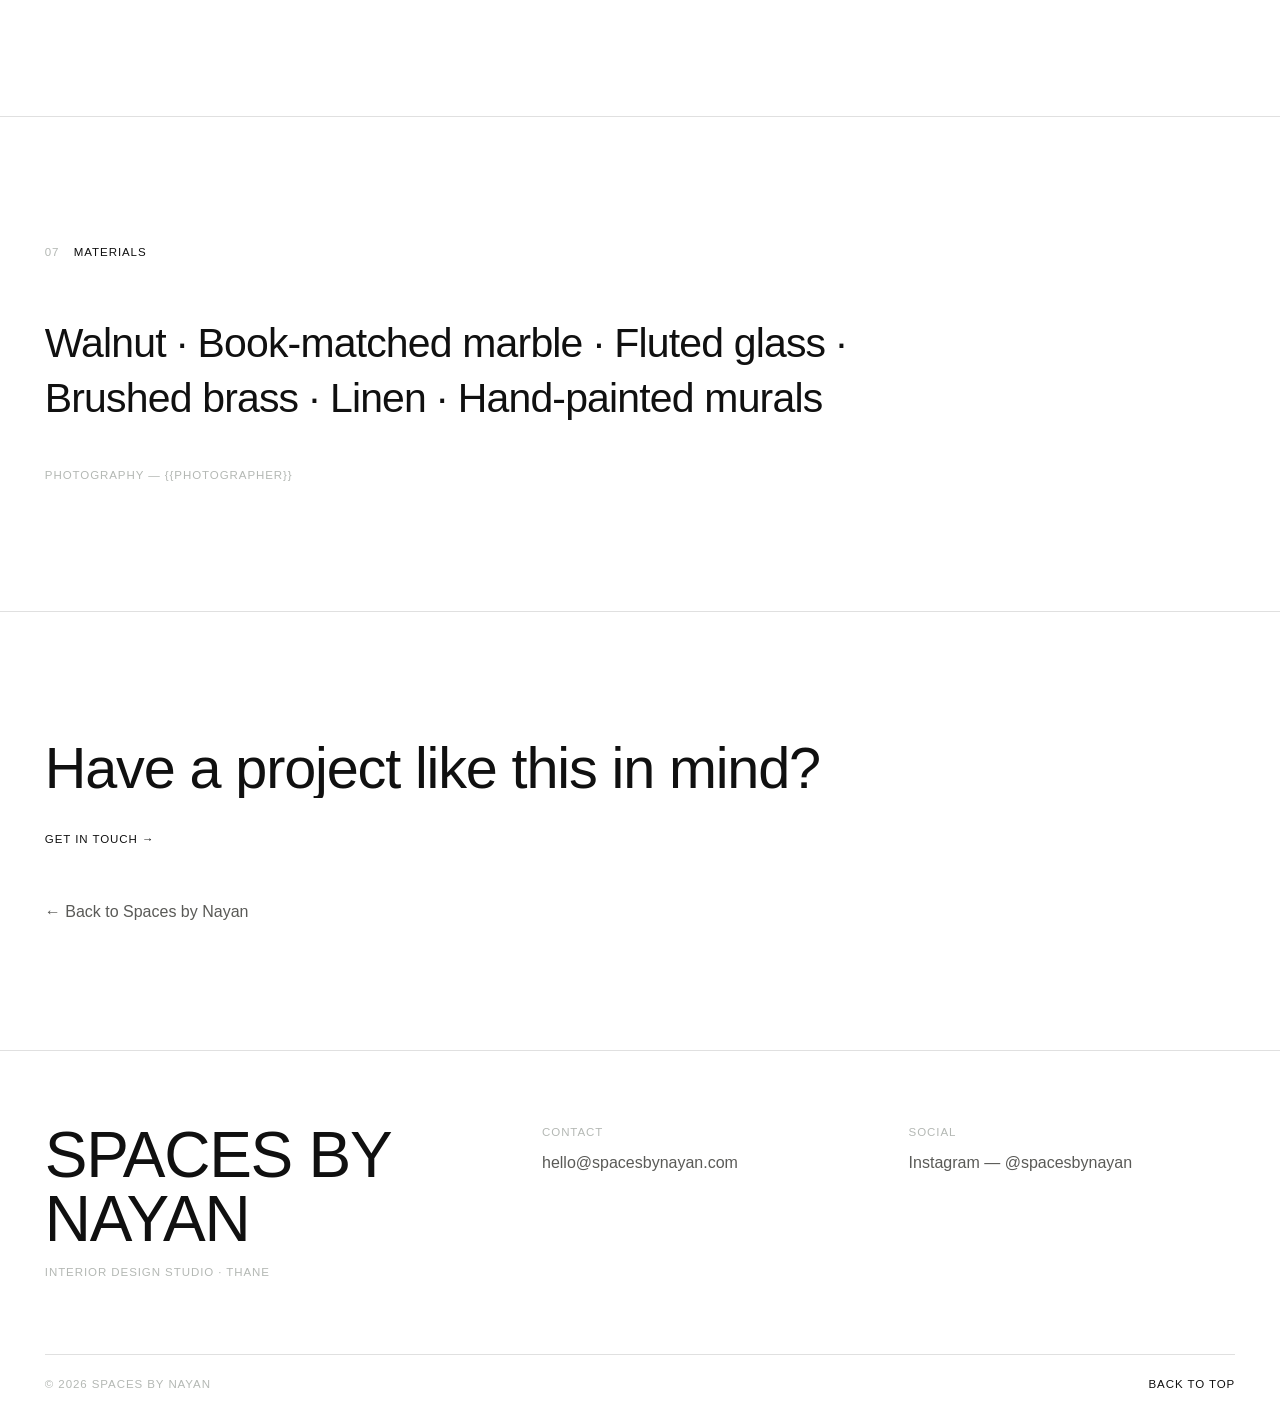
<file: project.html>
<!DOCTYPE html>
<html lang="en">
<head>
  <meta charset="UTF-8">
  <meta name="viewport" content="width=device-width, initial-scale=1.0">
  <meta http-equiv="Content-Security-Policy" content="default-src 'self'; script-src 'self' 'unsafe-inline'; style-src 'self' 'unsafe-inline' https://fonts.googleapis.com; font-src https://fonts.gstatic.com; img-src 'self' data:; connect-src 'self'; base-uri 'self'; form-action 'self'">
  <meta name="referrer" content="strict-origin-when-cross-origin">
  <title>Hiranandani Estate — Spaces by Nayan</title>
  <meta name="description" content="A full-home 3 BHK apartment interior at Hiranandani Estate, Thane by Spaces by Nayan — walnut, book-matched marble, fluted glass, and hand-painted murals, room by room.">
  <link rel="icon" href="assets/favicon/favicon.svg" type="image/svg+xml">

  <link rel="preconnect" href="https://fonts.googleapis.com">
  <link rel="preconnect" href="https://fonts.gstatic.com" crossorigin>
  <link href="https://fonts.googleapis.com/css2?family=Archivo:wght@400;500&display=swap" rel="stylesheet">
  <link rel="stylesheet" href="css/styles.css?v=11">
  <script>
    (function () {
      var reduce = window.matchMedia('(prefers-reduced-motion: reduce)').matches;
      if (!reduce) document.documentElement.classList.add('js-motion');
    })();
  </script>
</head>
<body>

  <!-- Page transition veil -->
  <div class="veil" aria-hidden="true"></div>

  <!-- Custom cursor -->
  <div class="cursor" aria-hidden="true"><span class="cursor-label">View</span></div>

  <header class="nav">
    <a class="nav-wordmark u-line" href="index.html" data-transition>Spaces by Nayan</a>
    <nav class="nav-links" aria-label="Main">
      <a class="u-line" href="index.html#work" data-transition>Work</a>
      <a class="u-line" href="index.html#approach" data-transition>Approach</a>
      <a class="u-line" href="index.html#contact" data-transition>Contact</a>
    </nav>
    <button class="nav-toggle" aria-label="Menu" aria-expanded="false">
      <span></span><span></span>
    </button>
  </header>

  <main id="main">

    <!-- Project hero -->
    <section class="project-hero container">
      <h1 class="project-title" data-split>Hiranandani Estate</h1>
      <p class="label project-hero-meta" data-reveal>3 BHK Apartment · Thane</p>
      <figure class="frame frame--wide" data-hero-media data-parallax>
        <picture>
          <source type="image/webp"
            srcset="assets/images/living-2-800.webp 800w, assets/images/living-2-1400.webp 1400w, assets/images/living-2-2000.webp 2000w"
            sizes="100vw">
          <img src="assets/images/living-2-1400.jpg"
            alt="Living room in warm daylight — striped armchair, curved sofa, and a round walnut coffee table on beige marble"
            fetchpriority="high">
        </picture>
      </figure>
    </section>

    <!-- Project intro -->
    <section class="section container">
      <p class="intro-text" data-split>A 3 BHK apartment at Hiranandani Estate, Thane, reworked around light and a warm, natural material palette.</p>
      <p class="measure" style="margin-top: 1.75rem; color: var(--ink-soft);" data-reveal>The brief was calm — a home that feels unhurried, where the materials do the talking and nothing competes for attention. Walnut, book-matched marble, and fluted glass carry the spaces; hand-painted murals give each bedroom its own quiet character.</p>
    </section>

    <!-- Facts -->
    <section class="section container">
      <div class="facts" data-reveal>
        <div class="fact">
          <span class="label label--stone">Type</span>
          <span>3 BHK Apartment</span>
        </div>
        <div class="fact">
          <span class="label label--stone">Location</span>
          <span>Thane</span>
        </div>
        <div class="fact">
          <span class="label label--stone">Scope</span>
          <span>Full home interiors</span>
        </div>
        <div class="fact">
          <span class="label label--stone">Services</span>
          <span>Full Interior Design</span>
        </div>
      </div>
    </section>

    <!-- Walkthrough -->
    <section class="walkthrough section container" data-walkthrough>

      <nav class="room-index" aria-label="Rooms">
        <button data-room-link="room-living"><span>01</span><span>Living</span></button>
        <button data-room-link="room-dining"><span>02</span><span>Dining</span></button>
        <button data-room-link="room-pooja"><span>03</span><span>Pooja</span></button>
        <button data-room-link="room-primary"><span>04</span><span>Primary bedroom</span></button>
        <button data-room-link="room-second"><span>05</span><span>Bedroom two</span></button>
        <button data-room-link="room-study"><span>06</span><span>Study bedroom</span></button>
      </nav>

      <!-- 01 Living -->
      <article class="room" id="room-living" data-room>
        <figure class="frame frame--wide" data-parallax>
          <picture>
            <source type="image/webp"
              srcset="assets/images/living-4-800.webp 800w, assets/images/living-4-1400.webp 1400w, assets/images/living-4-2000.webp 2000w"
              sizes="100vw">
            <img src="assets/images/living-4-1400.jpg"
              alt="Living room with book-matched marble media wall, floating walnut console, and curved bouclé sofa"
              loading="lazy">
          </picture>
        </figure>
        <figcaption class="room-caption" data-reveal>
          <span class="num">01</span>
          <span class="room-name">Living</span>
          <span class="room-note">— Bouclé seating, walnut, and a book-matched marble media wall.</span>
        </figcaption>
        <div class="room-pair">
          <figure class="frame frame--portrait" data-parallax>
            <picture>
              <source type="image/webp"
                srcset="assets/images/living-3-800.webp 800w, assets/images/living-3-1400.webp 1400w"
                sizes="(max-width: 640px) 100vw, 50vw">
              <img src="assets/images/living-3-1400.jpg"
                alt="Suspended walnut shelving with wooden objects beside the living room sofa"
                loading="lazy">
            </picture>
          </figure>
          <figure class="frame frame--portrait" data-parallax>
            <picture>
              <source type="image/webp"
                srcset="assets/images/living-2-800.webp 800w, assets/images/living-2-1400.webp 1400w"
                sizes="(max-width: 640px) 100vw, 50vw">
              <img src="assets/images/living-2-1400.jpg"
                alt="Striped armchair and curved sofa around a round walnut coffee table"
                loading="lazy">
            </picture>
          </figure>
        </div>
      </article>

      <!-- 02 Dining -->
      <article class="room" id="room-dining" data-room>
        <figure class="frame frame--land" data-parallax>
          <picture>
            <source type="image/webp"
              srcset="assets/images/dining-1-800.webp 800w, assets/images/dining-1-1400.webp 1400w, assets/images/dining-1-2000.webp 2000w"
              sizes="100vw">
            <img src="assets/images/dining-1-1400.jpg"
              alt="Dining room with sculpted timber pedestal table, upholstered chairs, and a glass-globe chandelier"
              loading="lazy">
          </picture>
        </figure>
        <figcaption class="room-caption" data-reveal>
          <span class="num">02</span>
          <span class="room-name">Dining</span>
          <span class="room-note">— A sculpted timber pedestal table beneath a glass-globe chandelier.</span>
        </figcaption>
        <div class="room-pair">
          <figure class="frame frame--portrait" data-parallax>
            <picture>
              <source type="image/webp"
                srcset="assets/images/dining-2-800.webp 800w, assets/images/dining-2-1400.webp 1400w"
                sizes="(max-width: 640px) 100vw, 50vw">
              <img src="assets/images/dining-2-1400.jpg"
                alt="Dining table with arched fluted-glass cabinet doors beyond"
                loading="lazy">
            </picture>
          </figure>
          <figure class="frame frame--portrait" data-parallax>
            <picture>
              <source type="image/webp"
                srcset="assets/images/dining-3-800.webp 800w, assets/images/dining-3-1400.webp 1400w"
                sizes="(max-width: 640px) 100vw, 50vw">
              <img src="assets/images/dining-3-1400.jpg"
                alt="View into the dining room through open fluted-glass pocket doors"
                loading="lazy">
            </picture>
          </figure>
        </div>
      </article>

      <!-- 03 Pooja -->
      <article class="room" id="room-pooja" data-room>
        <figure class="frame frame--portrait room-single" data-parallax>
          <picture>
            <source type="image/webp"
              srcset="assets/images/pooja-1-800.webp 800w, assets/images/pooja-1-1400.webp 1400w"
              sizes="(max-width: 640px) 100vw, 34rem">
            <img src="assets/images/pooja-1-1400.jpg"
              alt="Pooja niche with a backlit lotus mural, brass diya, and sheer curtain"
              loading="lazy">
          </picture>
        </figure>
        <figcaption class="room-caption" data-reveal>
          <span class="num">03</span>
          <span class="room-name">Pooja</span>
          <span class="room-note">— A backlit lotus mural behind quiet brass ritual objects.</span>
        </figcaption>
      </article>

      <!-- 04 Primary bedroom -->
      <article class="room" id="room-primary" data-room>
        <figure class="frame frame--land" data-parallax>
          <picture>
            <source type="image/webp"
              srcset="assets/images/bed1-1-800.webp 800w, assets/images/bed1-1-1400.webp 1400w, assets/images/bed1-1-2000.webp 2000w"
              sizes="100vw">
            <img src="assets/images/bed1-1-1400.jpg"
              alt="Primary bedroom with soft blue upholstered bed framed by hand-painted chinoiserie bird panels"
              loading="lazy">
          </picture>
        </figure>
        <figcaption class="room-caption" data-reveal>
          <span class="num">04</span>
          <span class="room-name">Primary bedroom</span>
          <span class="room-note">— Hand-painted chinoiserie panels frame a soft blue upholstered bed.</span>
        </figcaption>
        <div class="room-pair">
          <figure class="frame frame--portrait" data-parallax>
            <picture>
              <source type="image/webp"
                srcset="assets/images/bed1-2-800.webp 800w, assets/images/bed1-2-1400.webp 1400w"
                sizes="(max-width: 640px) 100vw, 50vw">
              <img src="assets/images/bed1-2-1400.jpg"
                alt="Bedside detail — chinoiserie mural panels, walnut nightstand, and stone-top table"
                loading="lazy">
            </picture>
          </figure>
          <figure class="frame frame--portrait" data-parallax>
            <picture>
              <source type="image/webp"
                srcset="assets/images/bed1-3-800.webp 800w, assets/images/bed1-3-1400.webp 1400w"
                sizes="(max-width: 640px) 100vw, 50vw">
              <img src="assets/images/bed1-3-1400.jpg"
                alt="Primary bedroom corner with walnut wardrobes and floral pendant light"
                loading="lazy">
            </picture>
          </figure>
        </div>
      </article>

      <!-- 05 Bedroom two -->
      <article class="room" id="room-second" data-room>
        <figure class="frame frame--land" data-parallax>
          <picture>
            <source type="image/webp"
              srcset="assets/images/bed2-2-800.webp 800w, assets/images/bed2-2-1400.webp 1400w, assets/images/bed2-2-2000.webp 2000w"
              sizes="100vw">
            <img src="assets/images/bed2-2-1400.jpg"
              alt="Bedroom with charcoal bouclé headboard, panelled walls, and organic-shaped mirror over a white dresser"
              loading="lazy">
          </picture>
        </figure>
        <figcaption class="room-caption" data-reveal>
          <span class="num">05</span>
          <span class="room-name">Bedroom two</span>
          <span class="room-note">— A charcoal bouclé headboard against panelled walls, lit low and warm.</span>
        </figcaption>
        <div class="room-pair">
          <figure class="frame frame--portrait" data-parallax>
            <picture>
              <source type="image/webp"
                srcset="assets/images/bed2-1-800.webp 800w, assets/images/bed2-1-1400.webp 1400w"
                sizes="(max-width: 640px) 100vw, 50vw">
              <img src="assets/images/bed2-1-1400.jpg"
                alt="Bedside detail with amber glass pendant, black side table, and striped vase"
                loading="lazy">
            </picture>
          </figure>
          <figure class="frame frame--portrait" data-parallax>
            <picture>
              <source type="image/webp"
                srcset="assets/images/bed2-3-800.webp 800w, assets/images/bed2-3-1400.webp 1400w"
                sizes="(max-width: 640px) 100vw, 50vw">
              <img src="assets/images/bed2-3-1400.jpg"
                alt="Floating walnut media console below a wall-mounted television, olive tree beside"
                loading="lazy">
            </picture>
          </figure>
        </div>
      </article>

      <!-- 06 Study bedroom -->
      <article class="room" id="room-study" data-room>
        <figure class="frame frame--land" data-parallax>
          <picture>
            <source type="image/webp"
              srcset="assets/images/bed3-1-800.webp 800w, assets/images/bed3-1-1400.webp 1400w, assets/images/bed3-1-2000.webp 2000w"
              sizes="100vw">
            <img src="assets/images/bed3-1-1400.jpg"
              alt="Bedroom with sage fluted panelling and a hand-drawn wildflower mural above the bed"
              loading="lazy">
          </picture>
        </figure>
        <figcaption class="room-caption" data-reveal>
          <span class="num">06</span>
          <span class="room-name">Study bedroom</span>
          <span class="room-note">— Sage fluted panelling under a hand-drawn wildflower mural.</span>
        </figcaption>
        <div class="room-pair">
          <figure class="frame frame--portrait" data-parallax>
            <picture>
              <source type="image/webp"
                srcset="assets/images/bed3-2-800.webp 800w, assets/images/bed3-2-1400.webp 1400w"
                sizes="(max-width: 640px) 100vw, 50vw">
              <img src="assets/images/bed3-2-1400.jpg"
                alt="Arched mirror and light-oak dresser beside the bed, embroidered curtain detail"
                loading="lazy">
            </picture>
          </figure>
          <figure class="frame frame--portrait" data-parallax>
            <picture>
              <source type="image/webp"
                srcset="assets/images/bed3-3-800.webp 800w, assets/images/bed3-3-1400.webp 1400w"
                sizes="(max-width: 640px) 100vw, 50vw">
              <img src="assets/images/bed3-3-1400.jpg"
                alt="Built-in study desk in light oak with wall shelf and cane-back chair"
                loading="lazy">
            </picture>
          </figure>
        </div>
      </article>
    </section>

    <!-- Materials & credits -->
    <section class="section container">
      <div class="eyebrow" data-reveal>
        <span class="label eyebrow-num">07</span>
        <span class="label">Materials</span>
      </div>
      <p class="materials-list" data-split>Walnut · Book-matched marble · Fluted glass · Brushed brass · Linen · Hand-painted murals</p>
      <div class="credits" data-reveal>
        <span class="label label--stone">Photography — {{PHOTOGRAPHER}}</span>
      </div>
    </section>

    <!-- Close -->
    <section class="section container">
      <p class="close-line" data-split>Have a project like this in&nbsp;mind?</p>
      <a class="close-cta u-line" href="index.html#contact" data-transition data-reveal>Get in touch →</a>
      <p class="back-home" data-reveal>
        <a class="u-line" href="index.html" data-transition>← Back to Spaces by Nayan</a>
      </p>
    </section>
  </main>

  <!-- Footer -->
  <footer class="footer container">
    <div class="footer-grid">
      <div>
        <p class="footer-wordmark">Spaces by Nayan</p>
        <p class="label label--stone" style="margin-top: 0.75rem;">Interior design studio · Thane</p>
      </div>
      <div class="footer-col">
        <span class="label label--stone">Contact</span>
        <a class="u-line" href="mailto:hello@spacesbynayan.com">hello@spacesbynayan.com</a>
      </div>
      <div class="footer-col">
        <span class="label label--stone">Social</span>
        <a class="u-line" href="https://instagram.com/spacesbynayan" target="_blank" rel="noopener">Instagram — @spacesbynayan</a>
      </div>
    </div>
    <div class="footer-bottom">
      <span class="label label--stone">© 2026 Spaces by Nayan</span>
      <button class="label u-line" data-top>Back to top</button>
    </div>
  </footer>

  <script src="js/vendor/lenis.min.js"></script>
  <script src="js/vendor/gsap.min.js"></script>
  <script src="js/vendor/ScrollTrigger.min.js"></script>
  <script src="js/vendor/split-type.min.js"></script>
  <script src="js/main.js?v=11"></script>
</body>
</html>
</file>
<file: css/styles.css>
/* ============================================================
   Spaces by Nayan — styles.css
   White/black editorial system after telhaclarke.com.au:
   one grotesque sans, huge tight display type, mist-gray
   inactive states. Color comes from the photographs only.
   ============================================================ */

/* ---------- Tokens ---------- */
:root {
  --ink:        #101010;
  --ink-soft:   #5A5A57;
  --stone:      #B4B8B4;
  --paper:      #FFFFFF;
  --paper-lift: #F5F5F3;
  --line:       rgba(0, 0, 0, 0.12);
  --accent:     #952C16;

  --font-display: "Archivo", Helvetica, Arial, sans-serif;
  --font-body:    "Archivo", Helvetica, Arial, sans-serif;

  --size-hero:    clamp(2.6rem, 7.5vw, 8rem);
  --size-opener:  clamp(1.8rem, 4vw, 3.2rem);
  --size-body:    1rem;
  --size-label:   0.72rem;

  --pad-section:  clamp(5rem, 14vh, 11rem);
  --pad-x:        clamp(1.25rem, 3.5vw, 3rem);
  --measure:      62ch;
}

/* ---------- Reset / base ---------- */
*, *::before, *::after { box-sizing: border-box; margin: 0; padding: 0; }

html { scroll-behavior: smooth; }
html.lenis { height: auto; scroll-behavior: auto; }
.lenis.lenis-smooth { scroll-behavior: auto; }

body {
  background: var(--paper);
  color: var(--ink);
  font-family: var(--font-body);
  font-size: var(--size-body);
  line-height: 1.6;
  font-weight: 400;
  -webkit-font-smoothing: antialiased;
  text-rendering: optimizeLegibility;
}

img { display: block; max-width: 100%; height: auto; }
a { color: inherit; text-decoration: none; }
ul, ol { list-style: none; }
button { font: inherit; color: inherit; background: none; border: 0; cursor: pointer; }

::selection { background: var(--ink); color: var(--paper); }

:focus-visible {
  outline: 2px solid var(--ink);
  outline-offset: 3px;
}

/* ---------- Type utilities ---------- */
.label {
  font-size: var(--size-label);
  font-weight: 500;
  letter-spacing: 0.08em;
  text-transform: uppercase;
  color: var(--ink);
}

.label--stone { color: var(--stone); }

.opener {
  font-size: var(--size-opener);
  font-weight: 500;
  letter-spacing: -0.02em;
  line-height: 1.08;
}

.eyebrow {
  display: flex;
  align-items: baseline;
  gap: 0.9rem;
  margin-bottom: clamp(2.5rem, 6vh, 4.5rem);
}

.eyebrow .eyebrow-num { color: var(--stone); }

/* ---------- Layout primitives ---------- */
.container {
  padding-left: var(--pad-x);
  padding-right: var(--pad-x);
}

.section {
  padding-top: var(--pad-section);
  padding-bottom: var(--pad-section);
}

.section + .section { border-top: 1px solid var(--line); }

.measure { max-width: var(--measure); }

/* ---------- Preloader ---------- */
.loader {
  position: fixed;
  inset: 0;
  z-index: 100;
  background: var(--paper);
  display: none;
  flex-direction: column;
  justify-content: space-between;
  padding: 1.4rem var(--pad-x);
}

html.is-loading .loader { display: flex; }
html.is-loading body { overflow: hidden; }

.loader-wordmark {
  font-weight: 500;
  letter-spacing: -0.02em;
  font-size: clamp(2rem, 6vw, 4.5rem);
  line-height: 1;
  text-transform: uppercase;
}

.loader-meta {
  display: flex;
  justify-content: space-between;
  align-items: baseline;
  gap: 1.5rem;
}

.loader-counter { min-width: 4ch; text-align: right; color: var(--ink); }

/* ---------- Page transition veil ---------- */
.veil {
  position: fixed;
  inset: 0;
  z-index: 90;
  background: var(--paper);
  transform: translateY(100%);
  pointer-events: none;
}

/* ---------- Nav ---------- */
.nav {
  position: fixed;
  top: 0;
  left: 0;
  right: 0;
  z-index: 50;
  display: flex;
  justify-content: space-between;
  align-items: baseline;
  padding: 1.2rem var(--pad-x);
  mix-blend-mode: darken;
}

.nav-wordmark {
  font-weight: 500;
  font-size: 0.85rem;
  letter-spacing: 0.06em;
  text-transform: uppercase;
}

.nav-links {
  display: flex;
  gap: clamp(1.5rem, 3vw, 2.75rem);
}

.nav-links a {
  font-size: var(--size-label);
  font-weight: 500;
  letter-spacing: 0.08em;
  text-transform: uppercase;
  color: var(--ink-soft);
}


/* underline draw */
.u-line {
  background-image: linear-gradient(currentColor, currentColor);
  background-size: 0% 1px;
  background-repeat: no-repeat;
  background-position: left calc(100% - 0.05em);
  transition: background-size 0.4s cubic-bezier(0.25, 1, 0.5, 1);
  padding-bottom: 0.15em;
}

.u-line:hover,
.u-line:focus-visible { background-size: 100% 1px; }

/* ---------- Hero (Home) ---------- */
.hero {
  min-height: 100svh;
  display: flex;
  flex-direction: column;
  justify-content: flex-end;
  padding-top: 6rem;
  padding-bottom: clamp(1.5rem, 4vh, 3rem);
}

.hero-thesis {
  font-size: var(--size-hero);
  font-weight: 500;
  letter-spacing: -0.02em;
  line-height: 1.02;
  max-width: 14ch;
}

.hero-stamp {
  margin-top: clamp(1.5rem, 4vh, 2.5rem);
  display: flex;
  justify-content: space-between;
  align-items: baseline;
  gap: 1rem;
  flex-wrap: wrap;
}

.hero-media-link {
  display: block;
  cursor: pointer;
}

.hero-media {
  margin-top: clamp(1.5rem, 4vh, 3rem);
}

/* ---------- Image masks / frames ---------- */
.frame {
  position: relative;
  overflow: hidden;
  background: var(--paper-lift);
}

.frame > img,
.frame > picture,
.frame > picture > img {
  width: 100%;
  height: 100%;
  object-fit: cover;
}

/* parallax-capable inner image: taller than frame, centered */
.frame[data-parallax] > picture > img,
.frame[data-parallax] > img {
  position: absolute;
  top: -7.5%;
  left: 0;
  height: 115%;
  will-change: transform;
}

/* slideshow: stacked slides crossfade inside the frame */
.frame[data-slideshow] > picture {
  position: absolute;
  inset: 0;
  opacity: 0;
  transition: opacity 0.8s ease;
}
.frame[data-slideshow] > picture.is-active { opacity: 1; }

/* hover caption: project name over the image */
.frame-caption {
  position: absolute;
  left: 1.5rem;
  bottom: 1.5rem;
  z-index: 2;
  padding: 0.75rem 1.4rem;
  background: var(--ink);
  color: var(--paper);
  font-size: clamp(0.8rem, 1.2vw, 1rem);
  font-weight: 500;
  letter-spacing: 0.14em;
  text-transform: uppercase;
  opacity: 0;
  transform: translateY(10px);
  transition: opacity 0.3s ease, transform 0.3s ease;
  pointer-events: none;
}
.frame:hover > .frame-caption,
a:hover .frame-caption {
  opacity: 1;
  transform: translateY(0);
}

@media (max-width: 640px) {
  .frame-caption {
    left: 0.75rem;
    bottom: 0.75rem;
    padding: 0.4rem 0.7rem;
    font-size: 0.62rem;
    letter-spacing: 0.1em;
  }
}

/* aspect ratios prevent layout shift */
.frame--wide     { aspect-ratio: 16 / 10; }
.frame--land     { aspect-ratio: 4 / 3; }
.frame--portrait { aspect-ratio: 3 / 4; }
.frame--tall     { aspect-ratio: 2 / 3; }

@media (max-width: 768px) {
  .frame--wide { aspect-ratio: 4 / 3; }
}

/* ---------- Intro ---------- */
.intro-text {
  font-size: clamp(1.5rem, 3.4vw, 2.8rem);
  font-weight: 500;
  letter-spacing: -0.02em;
  line-height: 1.15;
  max-width: 30ch;
}

/* ---------- Approach ---------- */
.approach-grid {
  display: grid;
  grid-template-columns: minmax(0, 1.1fr) minmax(0, 1fr);
  gap: clamp(2rem, 6vw, 6rem);
  align-items: start;
}

@media (max-width: 900px) {
  .approach-grid { grid-template-columns: 1fr; }
}

.approach-portrait { max-width: 30rem; }

@media (max-width: 900px) {
  .approach-portrait { margin-top: 2.5rem; }
}

.principles {
  margin-top: clamp(2.5rem, 6vh, 4rem);
  border-top: 1px solid var(--line);
  counter-reset: principle;
}

.principles li {
  display: flex;
  align-items: baseline;
  gap: 1.5rem;
  padding: 1.35rem 0;
  border-bottom: 1px solid var(--line);
}

.principles .num { color: var(--stone); font-size: var(--size-label); letter-spacing: 0.08em; }

.principles .principle {
  font-weight: 500;
  font-size: clamp(1.15rem, 2vw, 1.6rem);
  letter-spacing: -0.015em;
}

/* ---------- Services ---------- */
.services-list { border-top: 1px solid var(--line); }

.service {
  display: grid;
  grid-template-columns: minmax(0, 1fr) minmax(0, 1.4fr);
  gap: 1rem 3rem;
  padding: clamp(1.75rem, 4vh, 2.5rem) 0;
  border-bottom: 1px solid var(--line);
}

@media (max-width: 768px) {
  .service { grid-template-columns: 1fr; }
}

.service h3 {
  font-weight: 500;
  font-size: clamp(1.25rem, 2.2vw, 1.8rem);
  letter-spacing: -0.02em;
}

.service p { color: var(--ink-soft); max-width: 52ch; }

/* ---------- Featured project teaser ---------- */
.teaser {
  display: grid;
  grid-template-columns: minmax(0, 1fr) minmax(0, 1fr);
  gap: clamp(2rem, 5vw, 5rem);
  align-items: end;
}

@media (max-width: 900px) {
  .teaser { grid-template-columns: 1fr; }
}

.teaser-media .frame { display: block; }

.teaser-media img { transition: transform 0.6s cubic-bezier(0.25, 1, 0.5, 1); }
.teaser-media:hover img { transform: scale(1.03); }

.teaser-title {
  font-weight: 500;
  font-size: clamp(2.2rem, 5vw, 4.5rem);
  letter-spacing: -0.02em;
  line-height: 1.02;
  margin: 1rem 0 0.9rem;
}

.teaser-link {
  display: inline-block;
  margin-top: 1.5rem;
  font-size: var(--size-label);
  font-weight: 500;
  letter-spacing: 0.08em;
  text-transform: uppercase;
}

/* work slider: one teaser visible at a time, prev/next to browse */
.work-slider .teaser { display: none; }
.work-slider .teaser.is-current {
  display: grid;
  animation: work-fade 0.5s ease;
}

@keyframes work-fade {
  from { opacity: 0; transform: translateY(14px); }
  to   { opacity: 1; transform: none; }
}

.work-nav {
  display: flex;
  justify-content: space-between;
  align-items: center;
  margin-top: clamp(1.5rem, 3vw, 2.5rem);
}

.work-arrows { display: flex; gap: 0.6rem; }

.work-arrow {
  width: 46px;
  height: 46px;
  border: 1px solid var(--line);
  border-radius: 50%;
  display: grid;
  place-items: center;
  font-size: 1rem;
  transition: background 0.3s ease, color 0.3s ease, border-color 0.3s ease;
}

.work-arrow:hover {
  background: var(--ink);
  border-color: var(--ink);
  color: var(--paper);
}

/* ---------- Contact ---------- */
.contact-grid {
  display: grid;
  grid-template-columns: minmax(0, 1fr) minmax(0, 1.2fr);
  gap: clamp(2.5rem, 6vw, 6rem);
  align-items: start;
}

@media (max-width: 900px) {
  .contact-grid { grid-template-columns: 1fr; }
}

.contact-heading {
  font-weight: 500;
  font-size: clamp(2.2rem, 5vw, 4.2rem);
  letter-spacing: -0.02em;
  line-height: 1.02;
}

.contact-sub { margin-top: 1.25rem; color: var(--ink-soft); max-width: 38ch; }

.contact-aside {
  margin-top: clamp(2rem, 5vh, 3rem);
  display: grid;
  gap: 0.6rem;
  justify-items: start;
}

.contact-details {
  border-top: 1px solid var(--line);
  padding-top: clamp(1.5rem, 4vh, 2.5rem);
  display: grid;
  gap: clamp(1.75rem, 4vh, 2.5rem);
}

.contact-item {
  display: grid;
  gap: 0.6rem;
  justify-items: start;
}

.contact-value {
  font-size: clamp(1.25rem, 2.4vw, 1.9rem);
  font-weight: 500;
  letter-spacing: -0.01em;
}

/* ---------- Footer ---------- */
.footer {
  border-top: 1px solid var(--line);
  padding-top: clamp(3rem, 8vh, 5rem);
  padding-bottom: 1.5rem;
}

.footer-grid {
  display: grid;
  grid-template-columns: minmax(0, 1.4fr) minmax(0, 1fr) minmax(0, 1fr);
  gap: 2.5rem;
  align-items: start;
}

@media (max-width: 768px) {
  .footer-grid { grid-template-columns: 1fr; }
}

.footer-wordmark {
  font-weight: 500;
  font-size: clamp(2rem, 5.5vw, 4rem);
  letter-spacing: -0.02em;
  line-height: 1;
  text-transform: uppercase;
}

.footer-col { display: grid; gap: 0.5rem; align-content: start; justify-items: start; }

.footer-col a { color: var(--ink-soft); }

.footer-bottom {
  margin-top: clamp(3rem, 8vh, 5rem);
  padding-top: 1.25rem;
  border-top: 1px solid var(--line);
  display: flex;
  justify-content: space-between;
  gap: 1rem;
  flex-wrap: wrap;
}

/* ---------- Project page ---------- */
.project-hero {
  padding-top: clamp(7rem, 18vh, 11rem);
}

.project-title {
  font-size: var(--size-hero);
  font-weight: 500;
  letter-spacing: -0.02em;
  line-height: 1.0;
}

.project-hero-meta {
  margin: 1.5rem 0 clamp(2rem, 5vh, 3.5rem);
  color: var(--ink-soft);
}

.facts {
  display: grid;
  grid-template-columns: repeat(2, minmax(0, 1fr));
  gap: 1.75rem 3rem;
  max-width: 40rem;
}

@media (max-width: 540px) {
  .facts { grid-template-columns: 1fr; }
}

.fact {
  display: grid;
  gap: 0.4rem;
  border-top: 1px solid var(--line);
  padding-top: 0.8rem;
}

/* --- Walkthrough --- */
.walkthrough { position: relative; }

.room-index {
  position: fixed;
  left: var(--pad-x);
  top: 50%;
  transform: translateY(-50%);
  z-index: 40;
  display: none;
  flex-direction: column;
  gap: 0.7rem;
  opacity: 0;
  visibility: hidden;
  transition: opacity 0.4s ease, visibility 0.4s ease;
}

.room-index.is-visible { opacity: 1; visibility: visible; }

@media (min-width: 1100px) {
  .room-index { display: flex; }
}

.room-index button {
  display: flex;
  gap: 0.75rem;
  align-items: baseline;
  font-size: var(--size-label);
  font-weight: 500;
  letter-spacing: 0.08em;
  text-transform: uppercase;
  color: var(--stone);
  transition: color 0.3s ease;
  text-align: left;
}

.room-index button:hover { color: var(--ink-soft); }
.room-index button.is-active { color: var(--ink); }

.room {
  padding-top: clamp(4rem, 10vh, 8rem);
  padding-bottom: clamp(4rem, 10vh, 8rem);
}

.room + .room { border-top: 1px solid var(--line); }

@media (min-width: 1100px) {
  /* clear the fixed room index column */
  .walkthrough .room { padding-left: 220px; }
}

.room-caption {
  display: flex;
  gap: 1.25rem;
  align-items: baseline;
  margin-top: 1.25rem;
}

.room-caption .num { color: var(--stone); font-size: var(--size-label); letter-spacing: 0.08em; }

.room-caption .room-name {
  font-weight: 500;
  font-size: clamp(1.2rem, 2.2vw, 1.7rem);
  letter-spacing: -0.015em;
}

.room-caption .room-note { color: var(--ink-soft); font-size: 0.95rem; }

@media (max-width: 640px) {
  .room-caption { flex-wrap: wrap; }
}

.room-pair {
  margin-top: clamp(1.5rem, 4vh, 3rem);
  display: grid;
  grid-template-columns: repeat(2, minmax(0, 1fr));
  gap: clamp(1rem, 3vw, 2.5rem);
}

@media (max-width: 640px) {
  .room-pair { grid-template-columns: 1fr; }
}

.room-single {
  margin-top: clamp(1.5rem, 4vh, 3rem);
  max-width: 34rem;
  margin-left: auto;
  margin-right: auto;
}

/* --- Materials & credits --- */
.materials-list {
  font-weight: 500;
  font-size: clamp(1.5rem, 3.2vw, 2.6rem);
  letter-spacing: -0.02em;
  line-height: 1.35;
  max-width: 36ch;
}

.credits { margin-top: 2.5rem; display: grid; gap: 0.4rem; color: var(--ink-soft); }

/* --- Project close --- */
.close-line {
  font-weight: 500;
  font-size: clamp(2rem, 4.5vw, 3.8rem);
  letter-spacing: -0.02em;
  line-height: 1.05;
}

.close-cta {
  display: inline-block;
  margin-top: 2rem;
  font-size: var(--size-label);
  font-weight: 500;
  letter-spacing: 0.08em;
  text-transform: uppercase;
}

.back-home { margin-top: 3rem; }
.back-home a { color: var(--ink-soft); }

/* ---------- Custom cursor ---------- */
.cursor {
  position: fixed;
  top: 0;
  left: 0;
  z-index: 200;
  width: 10px;
  height: 10px;
  border-radius: 50%;
  background: var(--ink);
  pointer-events: none;
  display: none;
  align-items: center;
  justify-content: center;
  transform: translate(-50%, -50%);
  will-change: transform;
  transition: width 0.3s ease, height 0.3s ease, background 0.3s ease;
}

.cursor .cursor-label {
  font-size: 0;
  font-weight: 500;
  letter-spacing: 0.08em;
  text-transform: uppercase;
  color: var(--paper);
  transition: font-size 0.2s ease;
}

.cursor.is-view {
  width: 72px;
  height: 72px;
}

.cursor.is-view .cursor-label { font-size: 0.62rem; }

@media (pointer: fine) {
  html.has-cursor .cursor { display: flex; }
}

/* ---------- Motion-gated initial states ---------- */

html.js-motion .split-mask .line { overflow: hidden; }

html.js-motion [data-reveal] { visibility: hidden; }
html.js-motion [data-reveal].is-revealed { visibility: visible; }

@media (prefers-reduced-motion: reduce) {
  html { scroll-behavior: auto; }
  *, *::before, *::after {
    animation-duration: 0.01ms !important;
    animation-iteration-count: 1 !important;
    transition-duration: 0.01ms !important;
  }
}

/* ---------- Touch devices: no hover, keep project name visible ---------- */
@media (hover: none) {
  .frame-caption {
    opacity: 1;
    transform: none;
  }
}

/* ---------- Mobile nav: hamburger + overlay ---------- */
.nav-toggle {
  display: none;
  position: relative;
  z-index: 60;
  width: 44px;
  height: 44px;
  flex-direction: column;
  justify-content: center;
  align-items: center;
  gap: 7px;
}

.nav-toggle span {
  display: block;
  width: 24px;
  height: 2px;
  background: var(--ink);
  transition: transform 0.3s ease;
}

@media (max-width: 640px) {
  .nav { align-items: center; }

  .nav-toggle { display: flex; }

  .nav-wordmark { position: relative; z-index: 60; }

  .nav-links {
    position: fixed;
    inset: 0;
    z-index: 55;
    background: var(--paper);
    flex-direction: column;
    justify-content: center;
    align-items: flex-start;
    padding: 0 var(--pad-x);
    gap: 2.25rem;
    opacity: 0;
    pointer-events: none;
    transition: opacity 0.35s ease;
  }

  .nav-links a {
    font-size: 2rem;
    letter-spacing: 0.02em;
    color: var(--ink);
  }

  .nav.is-open { mix-blend-mode: normal; }
  .nav.is-open .nav-links { opacity: 1; pointer-events: auto; }
  .nav.is-open .nav-toggle span:first-child { transform: translateY(4.5px) rotate(45deg); }
  .nav.is-open .nav-toggle span:last-child { transform: translateY(-4.5px) rotate(-45deg); }
}
</file>
